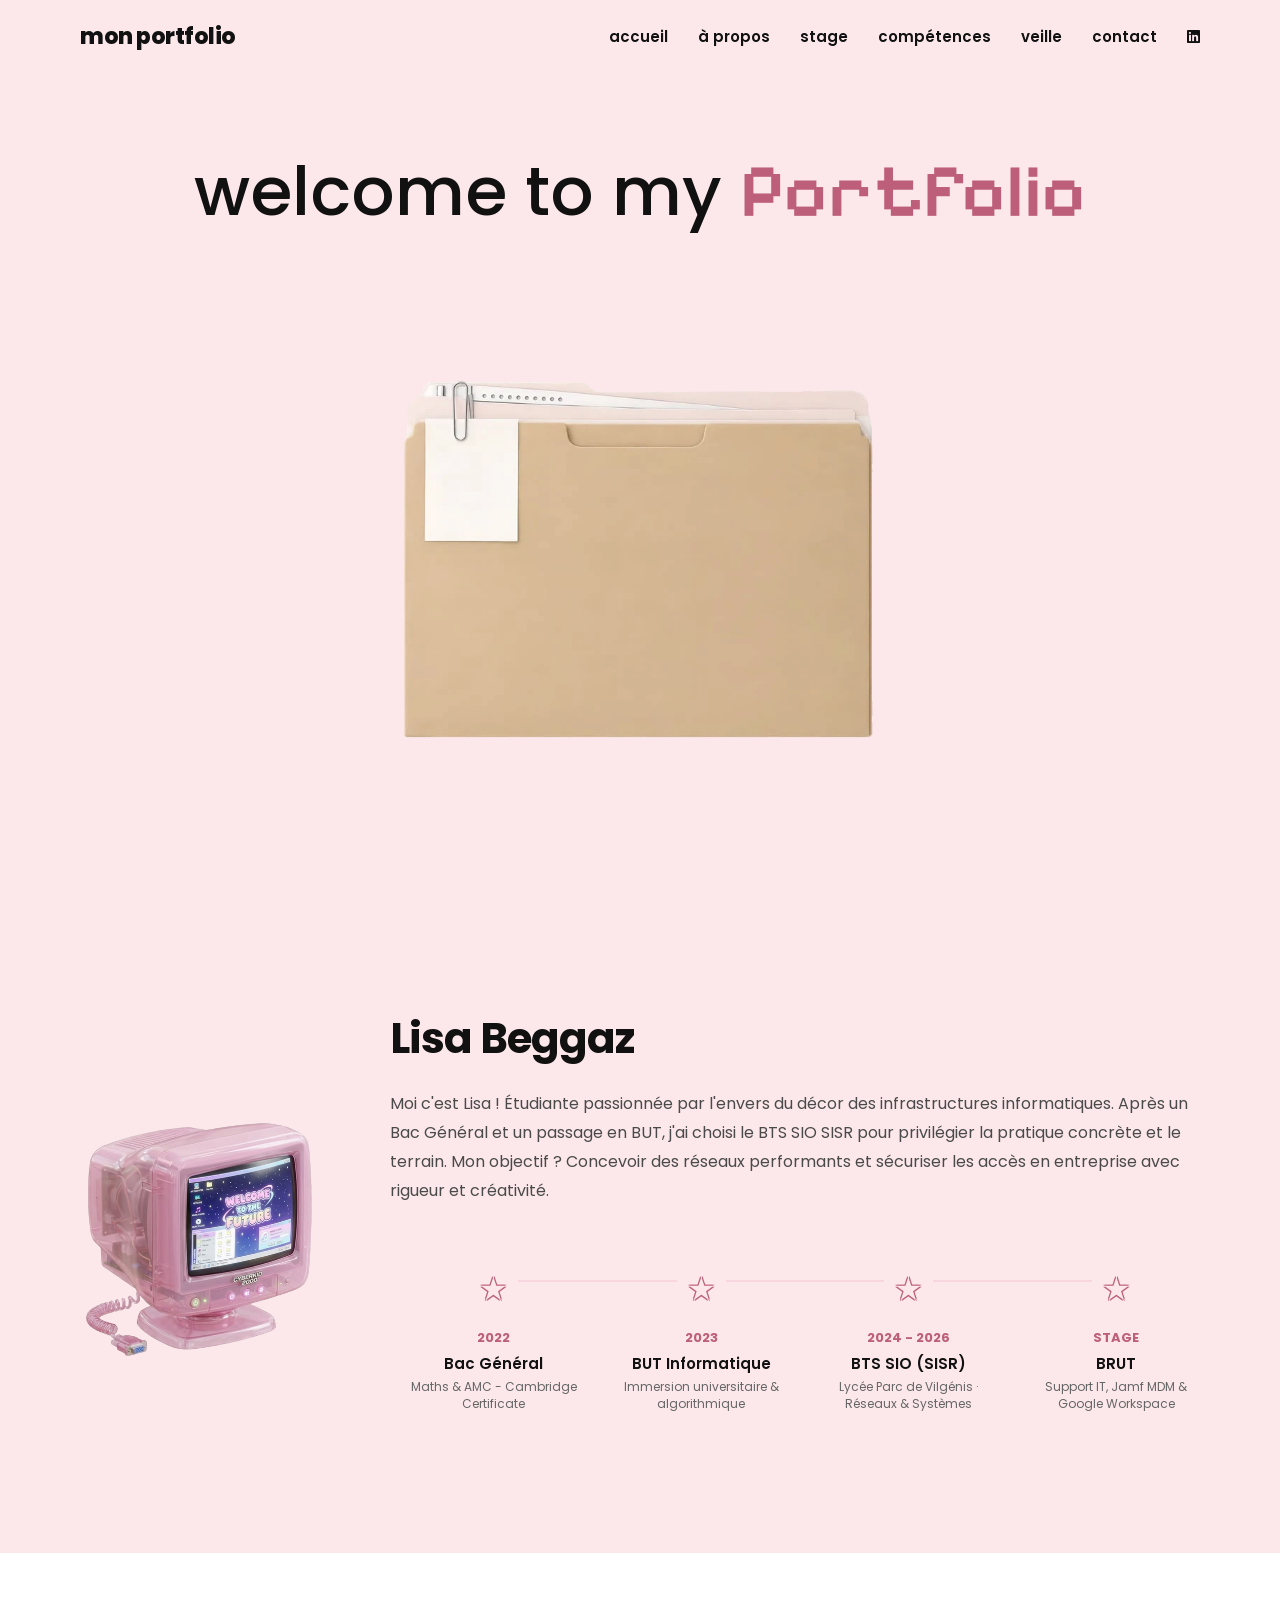
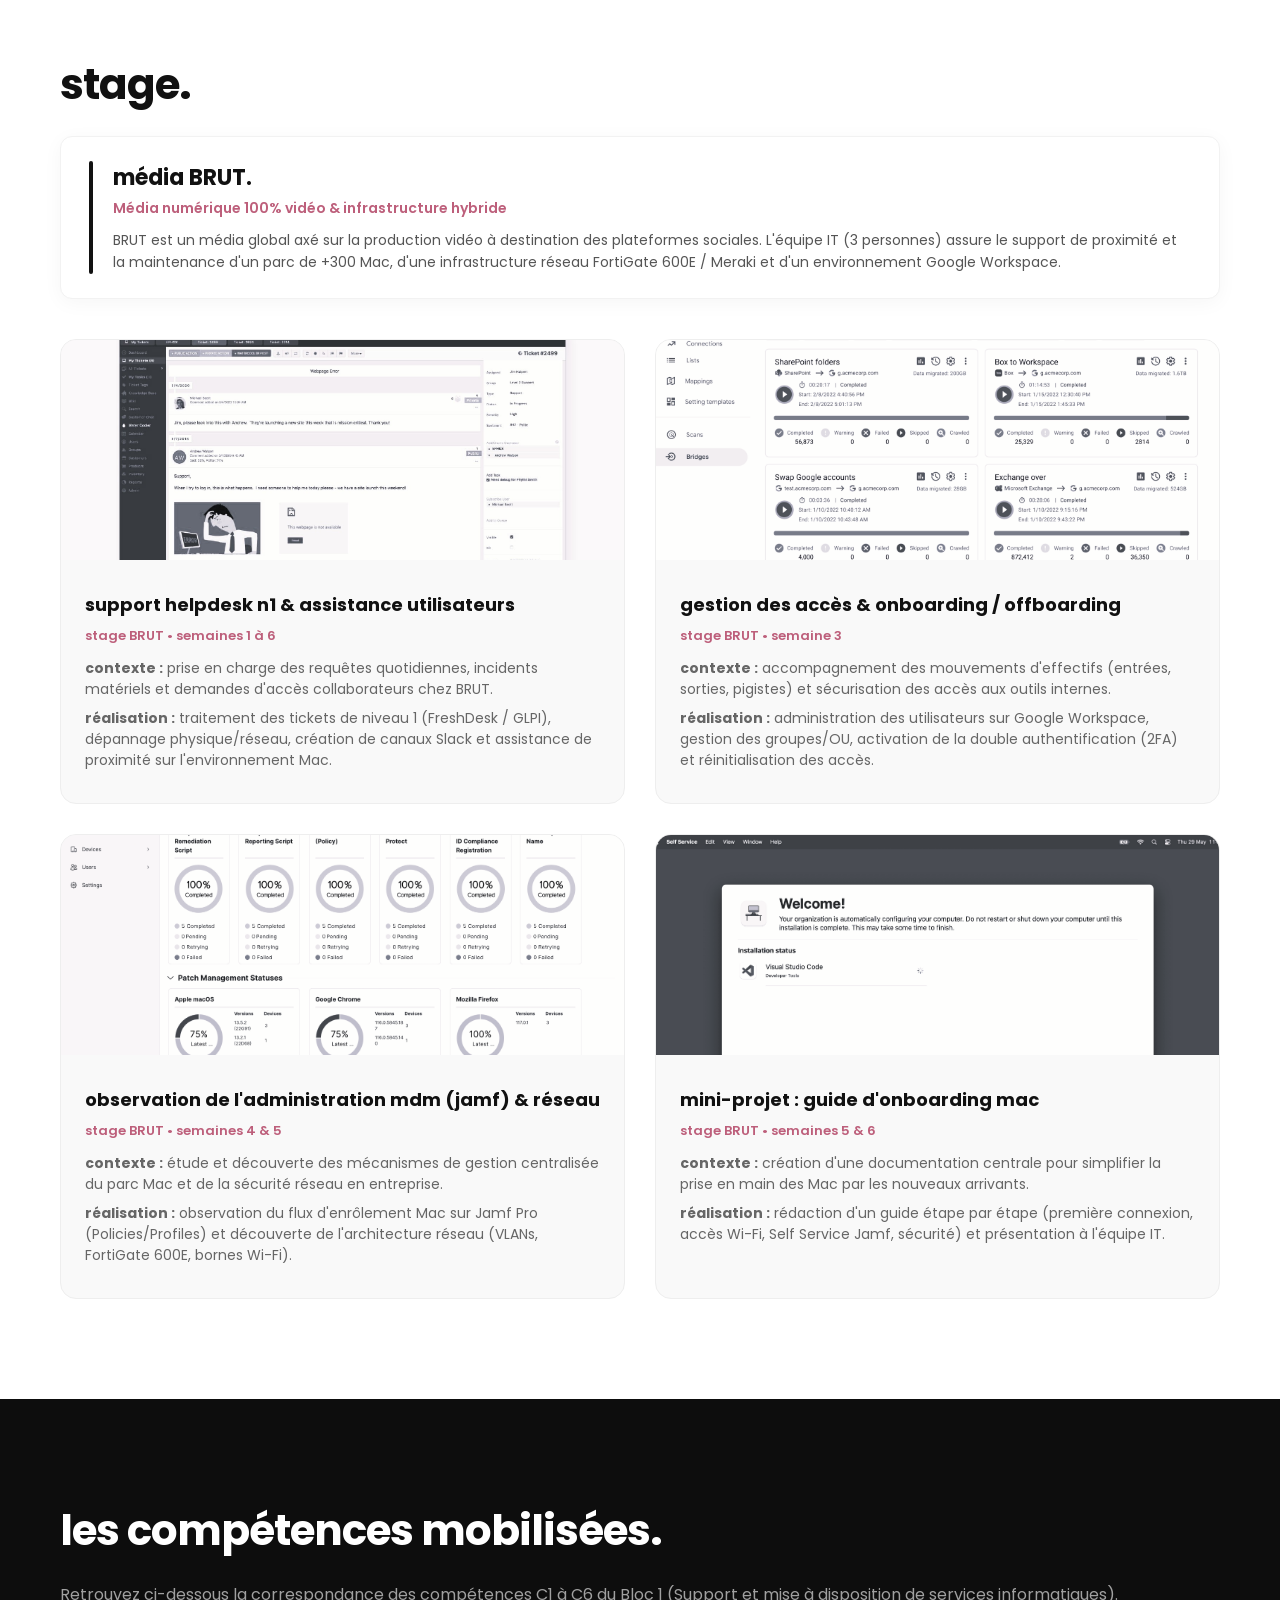
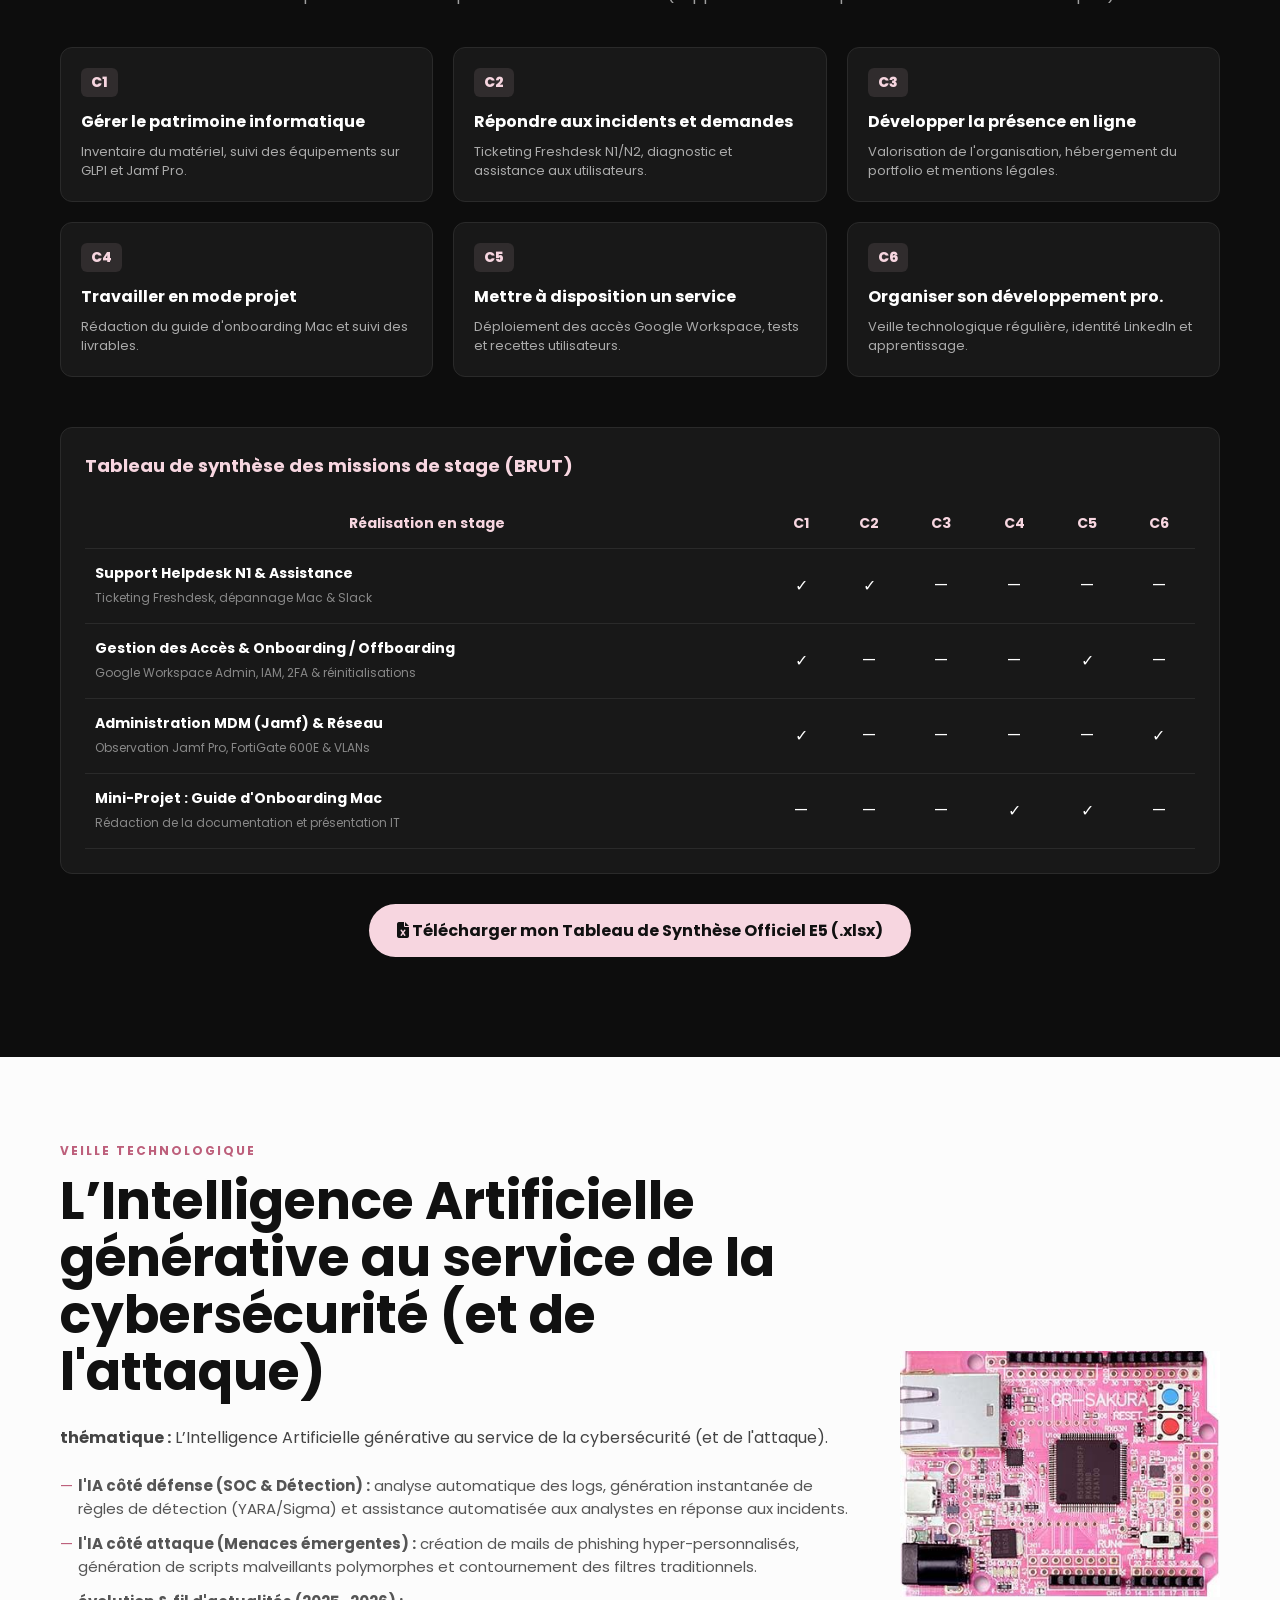
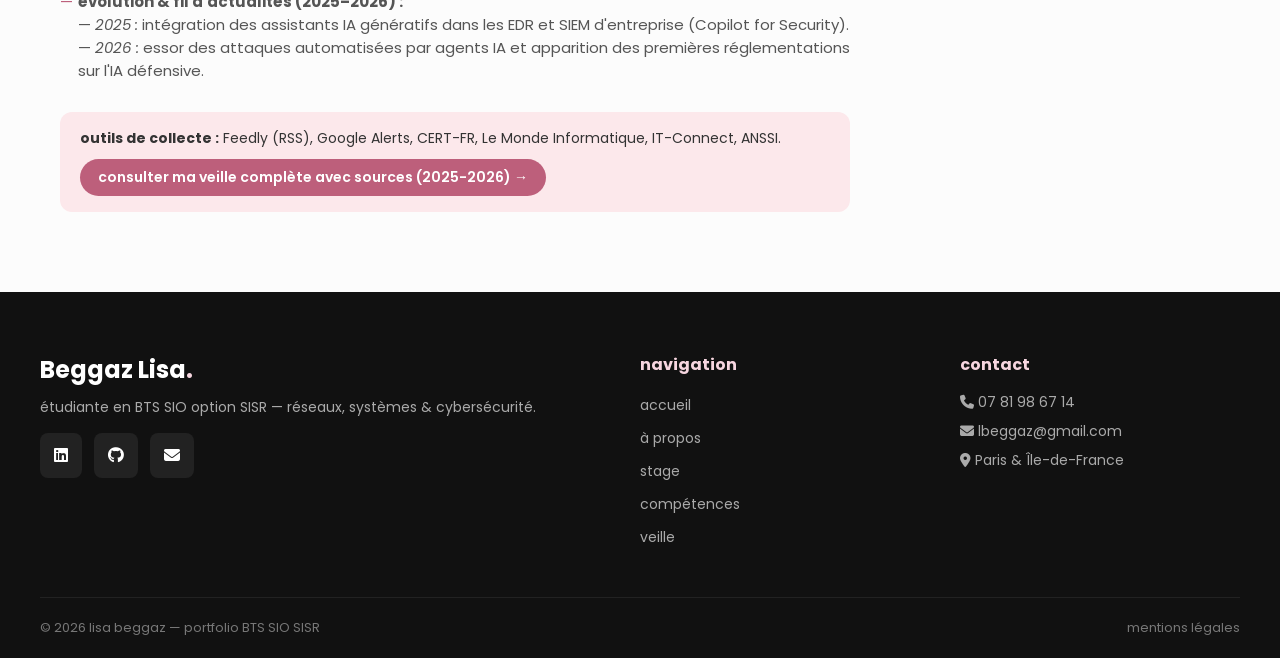
<file: index.html>
<!DOCTYPE html>
<html lang="fr">
<head>
    <meta charset="UTF-8">
    <meta name="viewport" content="width=device-width, initial-scale=1.0">
    <title>mon portfolio - lisa beggaz</title>
    
    <!-- FAVICON (Icône d'onglet) -->
    <link rel="icon" type="image/png" href="images/favicon.png">

    <!-- CSS & POLICES -->
    <link rel="stylesheet" href="style3.1.css">
    <link rel="stylesheet" href="https://cdnjs.cloudflare.com/ajax/libs/font-awesome/6.5.1/css/all.min.css">
    <link rel="preconnect" href="https://fonts.googleapis.com">
    <link rel="preconnect" href="https://fonts.gstatic.com" crossorigin>
    <!-- BALISE FAVICON POUR L'ICÔNE D'ONGLET DU NAVIGATEUR -->
    <link rel="icon" type="image/png" href="images/lotusbye.png">        
    <!-- IMPORT GOOGLE FONTS (Pixelify Sans + autres polices) -->
    <link href="https://fonts.googleapis.com/css2?family=Pixelify+Sans:wght@400..700&display=swap" rel="stylesheet">
    <link href="https://fonts.googleapis.com/css2?family=Cormorant+Garamond:ital,wght@1,400;1,600&family=Lexend:wght@600&family=Poppins:ital,wght@0,300;0,400;0,500;0,600;0,700;1,300&display=swap" rel="stylesheet">
    <link rel="stylesheet" href="https://cdn.cursors-4u.net/cursors/animated/boucing-pink-bow-tie-ribbon-da645d24-32.css">
</head>

<body>
    <!-- HEADER FIXE -->
    <header>
        <a href="#info" class="logo">mon portfolio</a>
        <nav>
            <ul class="nav-links" id="nav-links">
                <li><a href="#info">accueil</a></li>
                <li><a href="#about">à propos</a></li>
                <li><a href="#projets">stage</a></li>
                <li><a href="#e5">compétences</a></li>
                <li><a href="#veille">veille</a></li>
                <li><a href="#contact">contact</a></li>
                <li><a href="https://www.linkedin.com/in/lisa-beggaz/?isSelfProfile=true" target="_blank" aria-label="LinkedIn"><i class="fab fa-linkedin"></i></a></li>
            </ul>
        </nav>
    </header>

    <!-- SECTION HERO -->
    <section id="info" class="section hero">
        <div class="container hero-container">
            <h1 class="hero-title">welcome to my <span class="italic-accent">Portfolio</span></h1>
            <div class="hero-image-wrapper">
              <a href="#projets"><img src="images/pochette.png" alt="Dossier Portfolio" class="hero-folder-img"></a>
            </div>
        </div>
    </section>

    <!-- SECTION ABOUT ME -->
    <section id="about" class="section hero-about">
        <div class="container about-layout">
            <div class="about-image-side">
                <img src="images/pcpink2.png" alt="Image Ordinateur Pink" class="about-badge-img">
            </div>
            <div class="about-text-side">
                <h2 class="section-title">Lisa Beggaz</h2>
                <div class="about-content">
                    <p>Moi c'est Lisa ! Étudiante passionnée par l'envers du décor des infrastructures informatiques. Après un Bac Général et un passage en BUT, j'ai choisi le BTS SIO SISR pour privilégier la pratique concrète et le terrain. Mon objectif ? Concevoir des réseaux performants et sécuriser les accès en entreprise avec rigueur et créativité.</p>
                </div>

                <!-- PARCOURS CHRONOLOGIQUE HORIZONTAL -->
                <div class="timeline-horizontal">
                    <div class="timeline-line"></div>
                    
                    <div class="timeline-item">
                        <div class="timeline-star">★</div>
                        <div class="timeline-text">
                            <span class="year">2022</span>
                            <h4>Bac Général</h4>
                            <p>Maths & AMC - Cambridge Certificate</p>
                        </div>
                    </div>

                    <div class="timeline-item">
                        <div class="timeline-star">★</div>
                        <div class="timeline-text">
                            <span class="year">2023</span>
                            <h4>BUT Informatique</h4>
                            <p>Immersion universitaire & algorithmique</p>
                        </div>
                    </div>

                    <div class="timeline-item">
                        <div class="timeline-star">★</div>
                        <div class="timeline-text">
                            <span class="year">2024 - 2026</span>
                            <h4>BTS SIO (SISR)</h4>
                            <p>Lycée Parc de Vilgénis · Réseaux & Systèmes</p>
                        </div>
                    </div>

                    <div class="timeline-item">
                        <div class="timeline-star">★</div>
                        <div class="timeline-text">
                            <span class="year">STAGE</span>
                            <h4>BRUT</h4>
                            <p>Support IT, Jamf MDM & Google Workspace</p>
                        </div>
                    </div>
                </div>
            </div>
        </div>
    </section>

    <!-- SECTION STAGE -->
    <section id="projets" class="section projects">
        <div class="container">
            <h2 class="section-title">stage.</h2>
            
            <!-- BLOC PRÉSENTATION BRUT ÉPURÉ -->
            <div class="brut-presentation-card">
                <div class="brut-accent-line"></div>
                <div class="brut-card-body">
                    <h3>média BRUT.</h3>
                    <h4>Média numérique 100% vidéo & infrastructure hybride</h4>
                    <p>
                    BRUT est un média global axé sur la production vidéo à destination des plateformes sociales.
                    L'équipe IT (3 personnes) assure le support de proximité et la maintenance d'un parc de +300 Mac,
                    d'une infrastructure réseau FortiGate 600E / Meraki et d'un environnement Google Workspace.
                    </p>
                </div>
            </div>

            <div class="projects-grid">
                <!-- Carte Mission 1 -->
                <a href="projets/projet-details1.html" class="project-card-link">
                    <article class="project-card">
                        <div class="project-card-image-wrapper">
                        <img src="images/hepsek.jpg" alt="Aperçu Helpdesk">
                        <div class="card-info">
                            <h3>support helpdesk n1 & assistance utilisateurs</h3>
                            <p class="card-meta">stage BRUT • semaines 1 à 6</p>
                            <p class="card-desc"><strong>contexte :</strong> prise en charge des requêtes quotidiennes, incidents matériels et demandes d'accès collaborateurs chez BRUT.</p>
                            <p class="card-desc"><strong>réalisation :</strong> traitement des tickets de niveau 1 (FreshDesk / GLPI), dépannage physique/réseau, création de canaux Slack et assistance de proximité sur l'environnement Mac.</p>
                        </div>
                        </div>
                    </article>
                </a>

                <!-- Carte Mission 2 -->
                <a href="projets/projet-details2.html" class="project-card-link">
                    <article class="project-card">
                        <div class="project-card-image-wrapper">
                        <img src="images/google.png" alt="Aperçu Google Workspace">
                        <div class="card-info">
                            <h3>gestion des accès & onboarding / offboarding</h3>
                            <p class="card-meta">stage BRUT • semaine 3</p>
                            <p class="card-desc"><strong>contexte :</strong> accompagnement des mouvements d'effectifs (entrées, sorties, pigistes) et sécurisation des accès aux outils internes.</p>
                            <p class="card-desc"><strong>réalisation :</strong> administration des utilisateurs sur Google Workspace, gestion des groupes/OU, activation de la double authentification (2FA) et réinitialisation des accès.</p>
                        </div>
                        </div>
                    </article>
                </a>

                <!-- Carte Mission 3 -->
                <a href="projets/projet-details3.html" class="project-card-link">
                    <article class="project-card">
                        <div class="project-card-image-wrapper">
                        <img src="images/3.1.png" alt="Aperçu Jamf Pro">
                        <div class="card-info">
                            <h3>observation de l'administration mdm (jamf) & réseau</h3>
                            <p class="card-meta">stage BRUT • semaines 4 & 5</p>
                            <p class="card-desc"><strong>contexte :</strong> étude et découverte des mécanismes de gestion centralisée du parc Mac et de la sécurité réseau en entreprise.</p>
                            <p class="card-desc"><strong>réalisation :</strong> observation du flux d'enrôlement Mac sur Jamf Pro (Policies/Profiles) et découverte de l'architecture réseau (VLANs, FortiGate 600E, bornes Wi-Fi).</p>
                        </div>
                    </div>
                    </article>
                </a>

                <!-- Carte Mission 4 -->
                <a href="projets/projet-details4.html" class="project-card-link">
                    <article class="project-card">
                        <div class="project-card-image-wrapper">
                        <img src="images/4.1.png" alt="Aperçu Mini-Projet">
                        <div class="card-info">
                            <h3>mini-projet : guide d'onboarding mac</h3>
                            <p class="card-meta">stage BRUT • semaines 5 & 6</p>
                            <p class="card-desc"><strong>contexte :</strong> création d'une documentation centrale pour simplifier la prise en main des Mac par les nouveaux arrivants.</p>
                            <p class="card-desc"><strong>réalisation :</strong> rédaction d'un guide étape par étape (première connexion, accès Wi-Fi, Self Service Jamf, sécurité) et présentation à l'équipe IT.</p>
                        </div>
                    </div>
                    </article>
                </a>
            </div> 
        </div> 
    </section>

    <!-- SECTION COMPÉTENCES -->
    <section id="e5" class="section bts-sio">
        <div class="container">
            <h2 class="section-title dark-title">les compétences mobilisées.</h2>
            <p class="section-subtitle">Retrouvez ci-dessous la correspondance des compétences C1 à C6 du Bloc 1 (Support et mise à disposition de services informatiques).</p>

            <div class="skills-cards-grid">
                <div class="skill-mini-card">
                    <span class="skill-code">C1</span>
                    <h3>Gérer le patrimoine informatique</h3>
                    <p>Inventaire du matériel, suivi des équipements sur GLPI et Jamf Pro.</p>
                </div>

                <div class="skill-mini-card">
                    <span class="skill-code">C2</span>
                    <h3>Répondre aux incidents et demandes</h3>
                    <p>Ticketing Freshdesk N1/N2, diagnostic et assistance aux utilisateurs.</p>
                </div>

                <div class="skill-mini-card">
                    <span class="skill-code">C3</span>
                    <h3>Développer la présence en ligne</h3>
                    <p>Valorisation de l'organisation, hébergement du portfolio et mentions légales.</p>
                </div>

                <div class="skill-mini-card">
                    <span class="skill-code">C4</span>
                    <h3>Travailler en mode projet</h3>
                    <p>Rédaction du guide d'onboarding Mac et suivi des livrables.</p>
                </div>

                <div class="skill-mini-card">
                    <span class="skill-code">C5</span>
                    <h3>Mettre à disposition un service</h3>
                    <p>Déploiement des accès Google Workspace, tests et recettes utilisateurs.</p>
                </div>

                <div class="skill-mini-card">
                    <span class="skill-code">C6</span>
                    <h3>Organiser son développement pro.</h3>
                    <p>Veille technologique régulière, identité LinkedIn et apprentissage.</p>
                </div>
            </div>

            <!-- TABLEAU MATRIX C1 À C6 -->
            <div class="matrix-wrapper">
                <h3 class="matrix-title">Tableau de synthèse des missions de stage (BRUT)</h3>
                <table class="skills-matrix">
                    <thead>
                        <tr>
                            <th>Réalisation en stage</th>
                            <th>C1</th>
                            <th>C2</th>
                            <th>C3</th>
                            <th>C4</th>
                            <th>C5</th>
                            <th>C6</th>
                        </tr>
                    </thead>
                    <tbody>
                        <tr>
                            <td>
                                <strong>Support Helpdesk N1 & Assistance</strong>
                                <small>Ticketing Freshdesk, dépannage Mac & Slack</small>
                            </td>
                            <td>✓</td>
                            <td>✓</td>
                            <td>—</td>
                            <td>—</td>
                            <td>—</td>
                            <td>—</td>
                        </tr>
                        <tr>
                            <td>
                                <strong>Gestion des Accès & Onboarding / Offboarding</strong>
                                <small>Google Workspace Admin, IAM, 2FA & réinitialisations</small>
                            </td>
                            <td>✓</td>
                            <td>—</td>
                            <td>—</td>
                            <td>—</td>
                            <td>✓</td>
                            <td>—</td>
                        </tr>
                        <tr>
                            <td>
                                <strong>Administration MDM (Jamf) & Réseau</strong>
                                <small>Observation Jamf Pro, FortiGate 600E & VLANs</small>
                            </td>
                            <td>✓</td>
                            <td>—</td>
                            <td>—</td>
                            <td>—</td>
                            <td>—</td>
                            <td>✓</td>
                        </tr>
                        <tr>
                            <td>
                                <strong>Mini-Projet : Guide d'Onboarding Mac</strong>
                                <small>Rédaction de la documentation et présentation IT</small>
                            </td>
                            <td>—</td>
                            <td>—</td>
                            <td>—</td>
                            <td>✓</td>
                            <td>✓</td>
                            <td>—</td>
                        </tr>
                    </tbody>
                </table>
            </div>

            <div class="synthese-download-box">
                <a href="documents/Tableau-de-synthese-E5-Lisa-Beggaz.xlsx" class="btn-synthese-dl" download>
                    <i class="fas fa-file-excel"></i> Télécharger mon Tableau de Synthèse Officiel E5 (.xlsx)
                </a>
            </div>
        </div>
    </section>

    <!-- SECTION VEILLE TECHNOLOGIQUE -->
    <section id="veille" class="section veille-section">
        <div class="container">
            <div class="veille-layout">
                <div class="veille-text-side">
                    <span class="veille-badge">VEILLE TECHNOLOGIQUE</span>
                    <h2 class="veille-main-title"><strong>L’Intelligence Artificielle</strong> générative au service de la cybersécurité (et de l'attaque)</h2>
                    
                    <p class="veille-intro">
                        <strong>thématique :</strong> L’Intelligence Artificielle générative au service de la cybersécurité (et de l'attaque).
                    </p>

                    <ul class="veille-list">
                        <li>
                            <strong>l'IA côté défense (SOC & Détection) :</strong> analyse automatique des logs, génération instantanée de règles de détection (YARA/Sigma) et assistance automatisée aux analystes en réponse aux incidents.
                        </li>
                        <li>
                            <strong>l'IA côté attaque (Menaces émergentes) :</strong> création de mails de phishing hyper-personnalisés, génération de scripts malveillants polymorphes et contournement des filtres traditionnels.
                        </li>
                        <li>
                            <strong>évolution & fil d'actualités (2025–2026) :</strong>
                            <br>— <em>2025 :</em> intégration des assistants IA génératifs dans les EDR et SIEM d'entreprise (Copilot for Security).
                            <br>— <em>2026 :</em> essor des attaques automatisées par agents IA et apparition des premières réglementations sur l'IA défensive.
                        </li>
                    </ul>

                    <div class="veille-tools-box">
                        <p style="margin:0; margin-bottom: 10px;"><strong>outils de collecte :</strong> Feedly (RSS), Google Alerts, CERT-FR, Le Monde Informatique, IT-Connect, ANSSI.</p>
                        <a href="veille.html" class="btn-back-portfolio" style="margin: 0; background-color: #bd5f7b; color: #ffffff !important;">
                            Consulter ma veille complète avec sources (2025-2026) &rarr;
                        </a>
                    </div>
                </div>

                <div class="veille-graphic-side">
                    <img src="images/6.jpeg" alt="Bloc-notes de veille" class="veille-fiches-img">
                </div>
            </div>
        </div>
    </section>

    <!-- FOOTER -->
    <footer id="contact" class="site-footer">
        <div class="footer-container">
            <div class="footer-brand">
                <h3>Beggaz Lisa<span>.</span></h3>
                <p>étudiante en BTS SIO option SISR — réseaux, systèmes & cybersécurité.</p>
                <div class="social-links">
                    <a href="https://www.linkedin.com/in/lisa-beggaz/?isSelfProfile=true" target="_blank" aria-label="LinkedIn"><i class="fab fa-linkedin"></i></a>
                    <a href="https://github.com" target="_blank" aria-label="GitHub"><i class="fab fa-github"></i></a>
                    <a href="mailto:lbeggaz@gmail.com" aria-label="Email"><i class="fas fa-envelope"></i></a>
                </div>
            </div>

            <div class="footer-nav">
                <h4>navigation</h4>
                <ul>
                    <li><a href="#info">accueil</a></li>
                    <li><a href="#about">à propos</a></li>
                    <li><a href="#projets">stage</a></li>
                    <li><a href="#e5">compétences</a></li>
                    <li><a href="#veille">veille</a></li>
                </ul>
            </div>

            <div class="footer-contact">
                <h4>contact</h4>
                <p><i class="fas fa-phone"></i> 07 81 98 67 14</p>
                <p><i class="fas fa-envelope"></i> lbeggaz@gmail.com</p>
                <p><i class="fas fa-map-marker-alt"></i> Paris & Île-de-France</p>
            </div>
        </div>

        <div class="footer-bottom">
            <p>© 2026 lisa beggaz — portfolio BTS SIO SISR</p>
            <a href="mentions-legales.html" class="legal-link">mentions légales</a>
        </div>
    </footer>
</body>
</html>
</file>
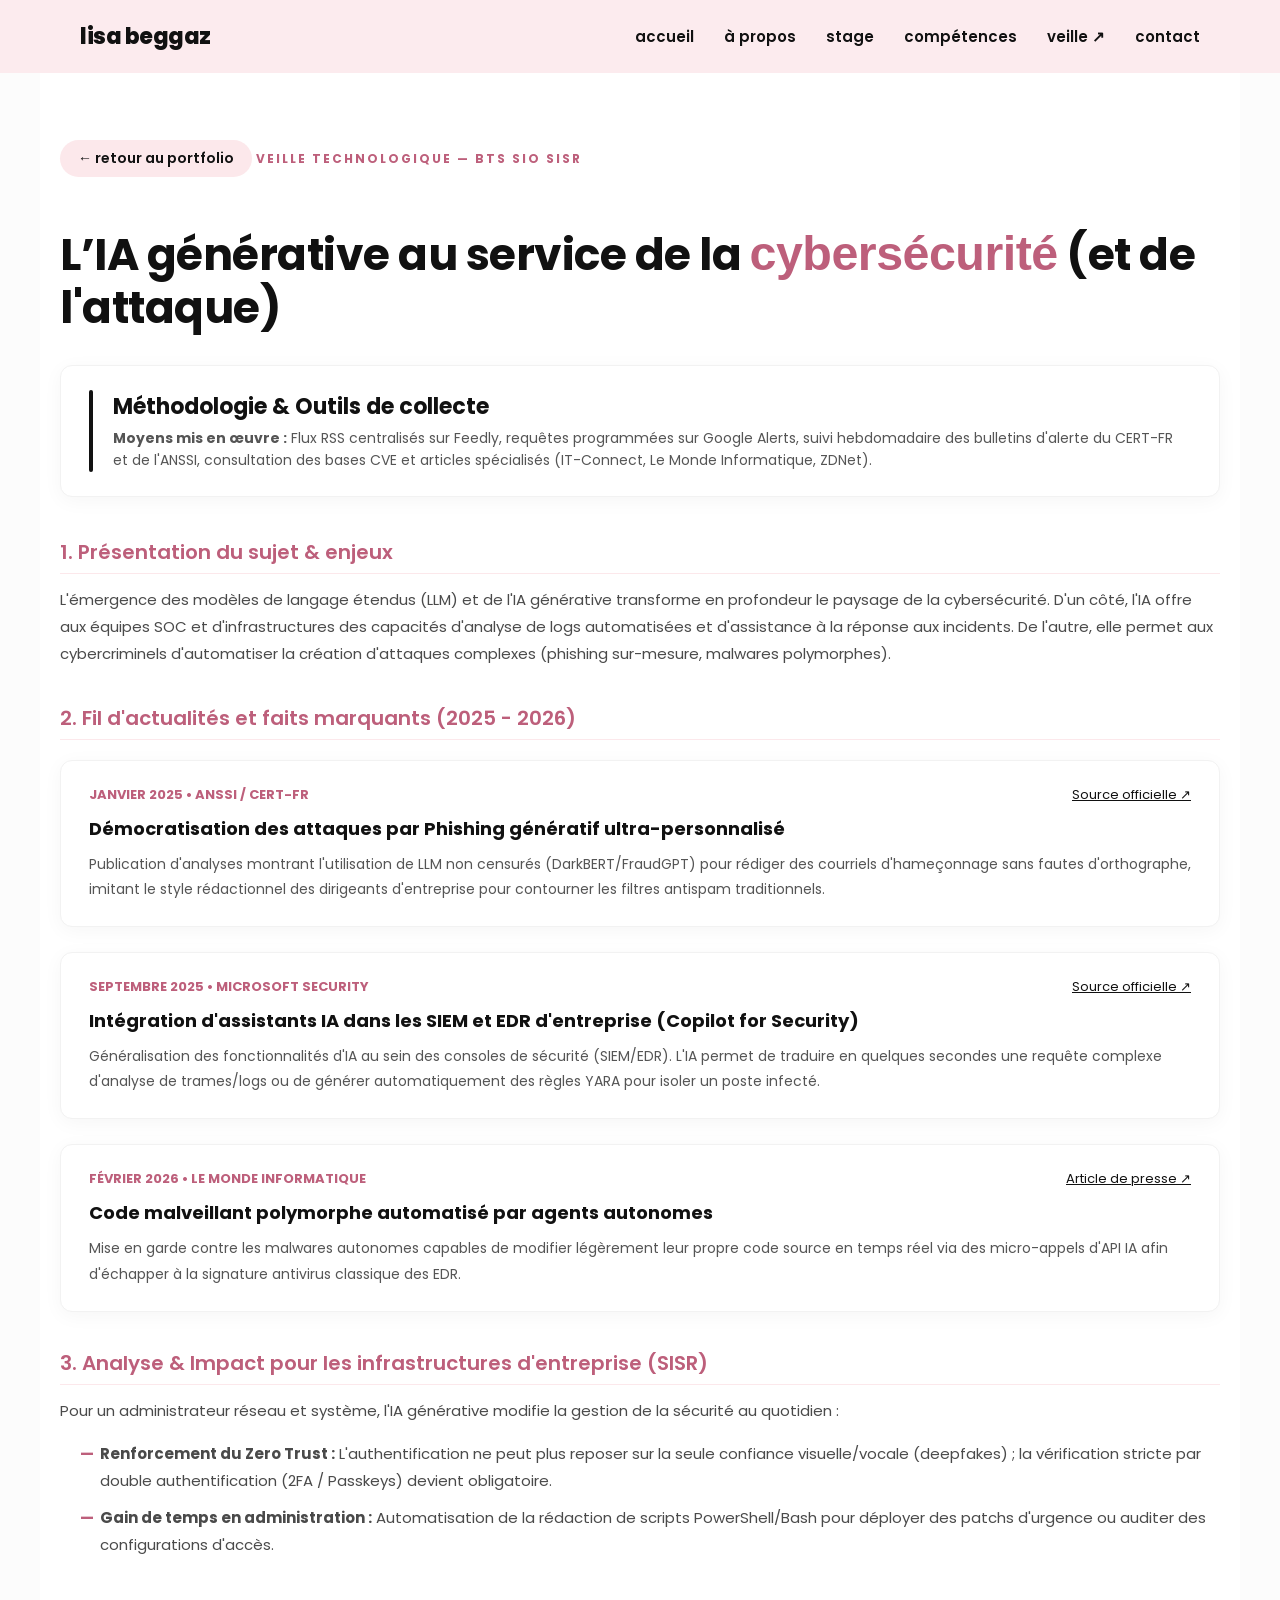
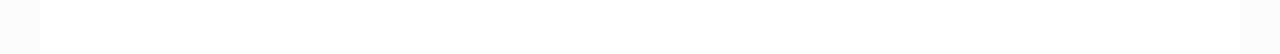
<file: veille.html>
<!DOCTYPE html>
<html lang="fr">
<head>
    <meta charset="UTF-8">
    <meta name="viewport" content="width=device-width, initial-scale=1.0">
    <title>Veille Technologique — Lisa Beggaz</title>
    <link rel="stylesheet" href="style3.1.css">
    <link rel="icon" type="image/png" href="images/lotusbye.png">
    <link rel="stylesheet" href="https://cdnjs.cloudflare.com/ajax/libs/font-awesome/6.5.1/css/all.min.css">
    <link href="https://fonts.googleapis.com/css2?family=Cormorant+Garamond:ital,wght@1,400;1,600&family=Poppins:ital,wght@0,300;0,400;0,500;0,600;0,700&display=swap" rel="stylesheet">
</head>
<body style="background-color: #fcfcfc;">

    <!-- HEADER FIXE -->
    <header>
        <a href="index.html#info" class="logo">lisa beggaz</a>
        <nav>
            <ul class="nav-links">
                <li><a href="index.html#info">accueil</a></li>
                <li><a href="index.html#about">à propos</a></li>
                <li><a href="index.html#projets">stage</a></li>
                <li><a href="index.html#e5">compétences</a></li>
                <li><a href="veille.html" class="active">veille ↗</a></li>
                <li><a href="index.html#contact">contact</a></li>
            </ul>
        </nav>
    </header>

    <!-- MAIN CONTENT VEILLE -->
    <main class="section project-detail-page container" style="padding-top: 140px;">
        <a href="index.html#veille" class="btn-back-portfolio">&larr; retour au portfolio</a>

        <span class="veille-badge">VEILLE TECHNOLOGIQUE — BTS SIO SISR</span>
        <h1 style="font-size: 44px; margin: 15px 0 30px 0;">L’IA générative au service de la <span class="italic-accent">cybersécurité</span> (et de l'attaque)</h1>

        <!-- CADRE METHODOLOGIE -->
        <div class="brut-presentation-card" style="margin-bottom: 40px;">
            <div class="brut-accent-line"></div>
            <div class="brut-card-body">
                <h3>Méthodologie & Outils de collecte</h3>
                <p><strong>Moyens mis en œuvre :</strong> Flux RSS centralisés sur Feedly, requêtes programmées sur Google Alerts, suivi hebdomadaire des bulletins d'alerte du CERT-FR et de l'ANSSI, consultation des bases CVE et articles spécialisés (IT-Connect, Le Monde Informatique, ZDNet).</p>
            </div>
        </div>

        <h2>1. Présentation du sujet & enjeux</h2>
        <p>
            L'émergence des modèles de langage étendus (LLM) et de l'IA générative transforme en profondeur le paysage de la cybersécurité. D'un côté, l'IA offre aux équipes SOC et d'infrastructures des capacités d'analyse de logs automatisées et d'assistance à la réponse aux incidents. De l'autre, elle permet aux cybercriminels d'automatiser la création d'attaques complexes (phishing sur-mesure, malwares polymorphes).
        </p>

        <h2>2. Fil d'actualités et faits marquants (2025 - 2026)</h2>

        <!-- ARTICLE 1 -->
        <article class="brut-presentation-card" style="flex-direction: column; gap: 10px; margin-bottom: 25px;">
            <div style="display: flex; justify-content: space-between; align-items: center;">
                <span style="font-size: 13px; font-weight: 700; color: #bd5f7b;">JANVIER 2025 • ANSSI / CERT-FR</span>
                <a href="https://www.cert.ssi.gouv.fr" target="_blank" style="font-size: 13px; color: #111;">Source officielle ↗</a>
            </div>
            <h3 style="font-size: 18px; margin: 0;">Démocratisation des attaques par Phishing génératif ultra-personnalisé</h3>
            <p style="font-size: 14px; color: #555;">
                Publication d'analyses montrant l'utilisation de LLM non censurés (DarkBERT/FraudGPT) pour rédiger des courriels d'hameçonnage sans fautes d'orthographe, imitant le style rédactionnel des dirigeants d'entreprise pour contourner les filtres antispam traditionnels.
            </p>
        </article>

        <!-- ARTICLE 2 -->
        <article class="brut-presentation-card" style="flex-direction: column; gap: 10px; margin-bottom: 25px;">
            <div style="display: flex; justify-content: space-between; align-items: center;">
                <span style="font-size: 13px; font-weight: 700; color: #bd5f7b;">SEPTEMBRE 2025 • MICROSOFT SECURITY</span>
                <a href="https://www.microsoft.com/security" target="_blank" style="font-size: 13px; color: #111;">Source officielle ↗</a>
            </div>
            <h3 style="font-size: 18px; margin: 0;">Intégration d'assistants IA dans les SIEM et EDR d'entreprise (Copilot for Security)</h3>
            <p style="font-size: 14px; color: #555;">
                Généralisation des fonctionnalités d'IA au sein des consoles de sécurité (SIEM/EDR). L'IA permet de traduire en quelques secondes une requête complexe d'analyse de trames/logs ou de générer automatiquement des règles YARA pour isoler un poste infecté.
            </p>
        </article>

        <!-- ARTICLE 3 -->
        <article class="brut-presentation-card" style="flex-direction: column; gap: 10px; margin-bottom: 25px;">
            <div style="display: flex; justify-content: space-between; align-items: center;">
                <span style="font-size: 13px; font-weight: 700; color: #bd5f7b;">FÉVRIER 2026 • LE MONDE INFORMATIQUE</span>
                <a href="https://www.lemondeinformatique.fr" target="_blank" style="font-size: 13px; color: #111;">Article de presse ↗</a>
            </div>
            <h3 style="font-size: 18px; margin: 0;">Code malveillant polymorphe automatisé par agents autonomes</h3>
            <p style="font-size: 14px; color: #555;">
                Mise en garde contre les malwares autonomes capables de modifier légèrement leur propre code source en temps réel via des micro-appels d'API IA afin d'échapper à la signature antivirus classique des EDR.
            </p>
        </article>

        <h2>3. Analyse & Impact pour les infrastructures d'entreprise (SISR)</h2>
        <p>
            Pour un administrateur réseau et système, l'IA générative modifie la gestion de la sécurité au quotidien :
        </p>
        <ul style="padding-left: 20px; line-height: 1.8; color: #444;">
            <li><strong>Renforcement du Zero Trust :</strong> L'authentification ne peut plus reposer sur la seule confiance visuelle/vocale (deepfakes) ; la vérification stricte par double authentification (2FA / Passkeys) devient obligatoire.</li>
            <li><strong>Gain de temps en administration :</strong> Automatisation de la rédaction de scripts PowerShell/Bash pour déployer des patchs d'urgence ou auditer des configurations d'accès.</li>
        </ul>
    </main>

</body>
</html>
</file>
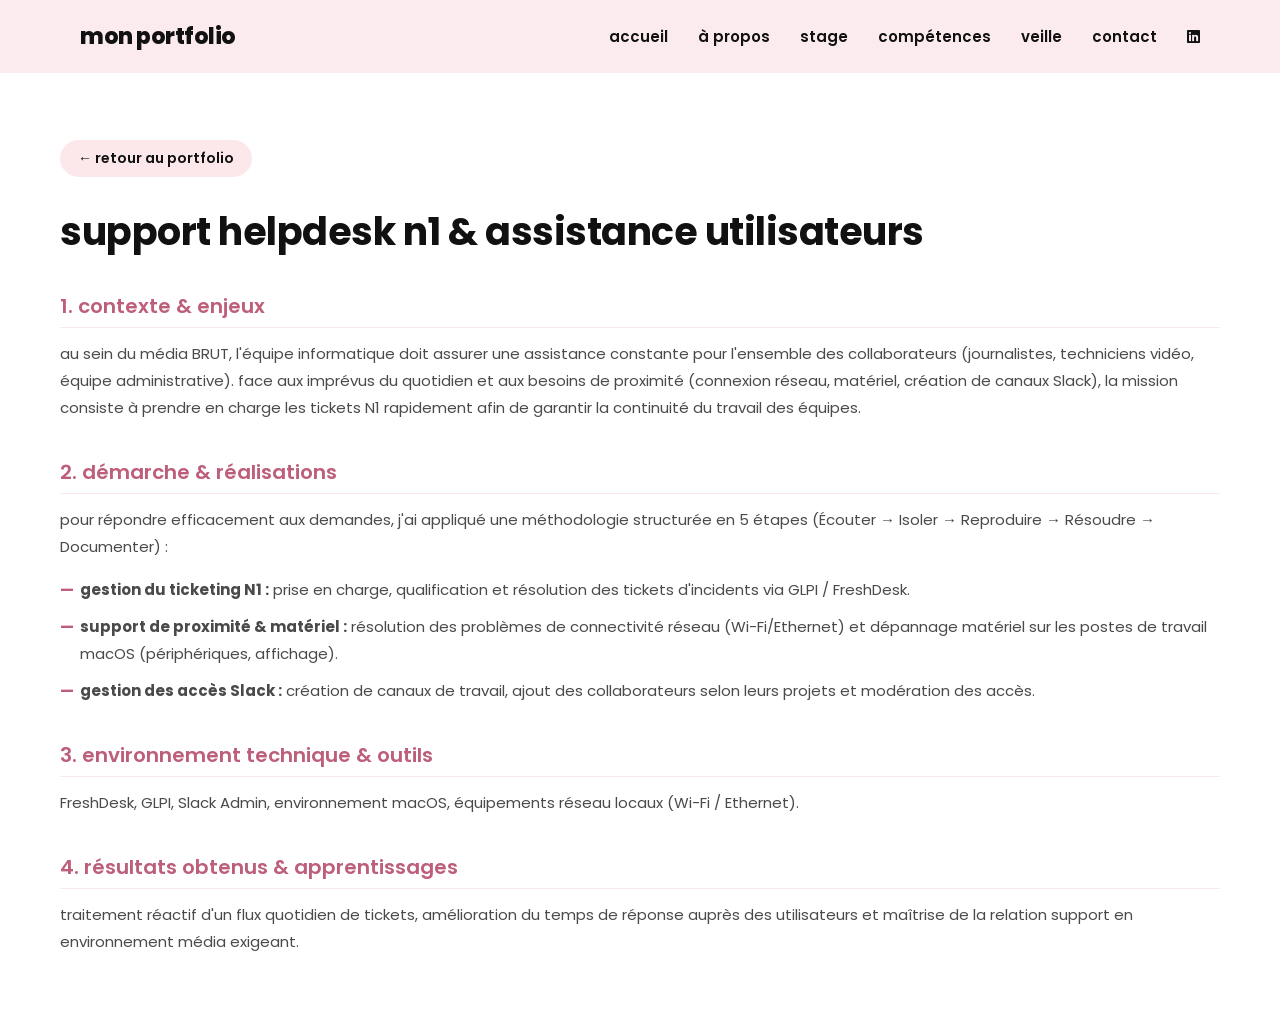
<file: projets/projet-details1.html>
<!DOCTYPE html>
<html lang="fr">
<head>
  <meta charset="UTF-8">
  <meta name="viewport" content="width=device-width, initial-scale=1.0">
  <title>détails du projet — support helpdesk n1 & assistance utilisateurs</title>
  <link rel="stylesheet" href="../style3.1.css">
  <link rel="stylesheet" href="https://cdnjs.cloudflare.com/ajax/libs/font-awesome/6.5.1/css/all.min.css">
  <link rel="preconnect" href="https://fonts.googleapis.com">
  <link rel="preconnect" href="https://fonts.gstatic.com" crossorigin>
  <link href="https://fonts.googleapis.com/css2?family=Cormorant+Garamond:ital,wght@1,400;1,600&family=Poppins:ital,wght@0,300;0,400;0,500;0,600;0,700;1,300&display=swap" rel="stylesheet">
</head>
<body>
  <!-- HEADER FIXE -->
  <header>
    <a href="../index.html#info" class="logo">mon portfolio</a>
    <nav>
      <ul class="nav-links" id="nav-links">
        <li><a href="../index.html#info">accueil</a></li>
        <li><a href="../index.html#about">à propos</a></li>
        <li><a href="../index.html#projets">stage</a></li>
        <li><a href="../index.html#e5">compétences</a></li>
        <li><a href="../index.html#veille">veille</a></li>
        <li><a href="../index.html#contact">contact</a></li>
        <li><a href="https://linkedin.com" target="_blank" aria-label="LinkedIn"><i class="fab fa-linkedin"></i></a></li>
      </ul>
    </nav>
  </header>

  <!-- CONTENU PROJET HABILLÉ -->
  <main class="section project-detail-page">
    <div class="container">
      <a href="../index.html#projets" class="btn-back-portfolio">&larr; retour au portfolio</a>

      <h1>support helpdesk n1 & assistance utilisateurs</h1>

      <h2>1. contexte & enjeux</h2>
      <p>
        au sein du média BRUT, l'équipe informatique doit assurer une assistance constante pour l'ensemble des collaborateurs (journalistes, techniciens vidéo, équipe administrative). face aux imprévus du quotidien et aux besoins de proximité (connexion réseau, matériel, création de canaux Slack), la mission consiste à prendre en charge les tickets N1 rapidement afin de garantir la continuité du travail des équipes.
      </p>

      <h2>2. démarche & réalisations</h2>
      <p>
        pour répondre efficacement aux demandes, j'ai appliqué une méthodologie structurée en 5 étapes (Écouter &rarr; Isoler &rarr; Reproduire &rarr; Résoudre &rarr; Documenter) :
      </p>
      <ul>
        <li><strong>gestion du ticketing N1 :</strong> prise en charge, qualification et résolution des tickets d'incidents via GLPI / FreshDesk.</li>
        <li><strong>support de proximité & matériel :</strong> résolution des problèmes de connectivité réseau (Wi-Fi/Ethernet) et dépannage matériel sur les postes de travail macOS (périphériques, affichage).</li>
        <li><strong>gestion des accès Slack :</strong> création de canaux de travail, ajout des collaborateurs selon leurs projets et modération des accès.</li>
      </ul>

      <h2>3. environnement technique & outils</h2>
      <p>
        FreshDesk, GLPI, Slack Admin, environnement macOS, équipements réseau locaux (Wi-Fi / Ethernet).
      </p>

      <h2>4. résultats obtenus & apprentissages</h2>
      <p>
        traitement réactif d'un flux quotidien de tickets, amélioration du temps de réponse auprès des utilisateurs et maîtrise de la relation support en environnement média exigeant.
      </p>
    </div>
  </main>
</body>
</html>
</file>
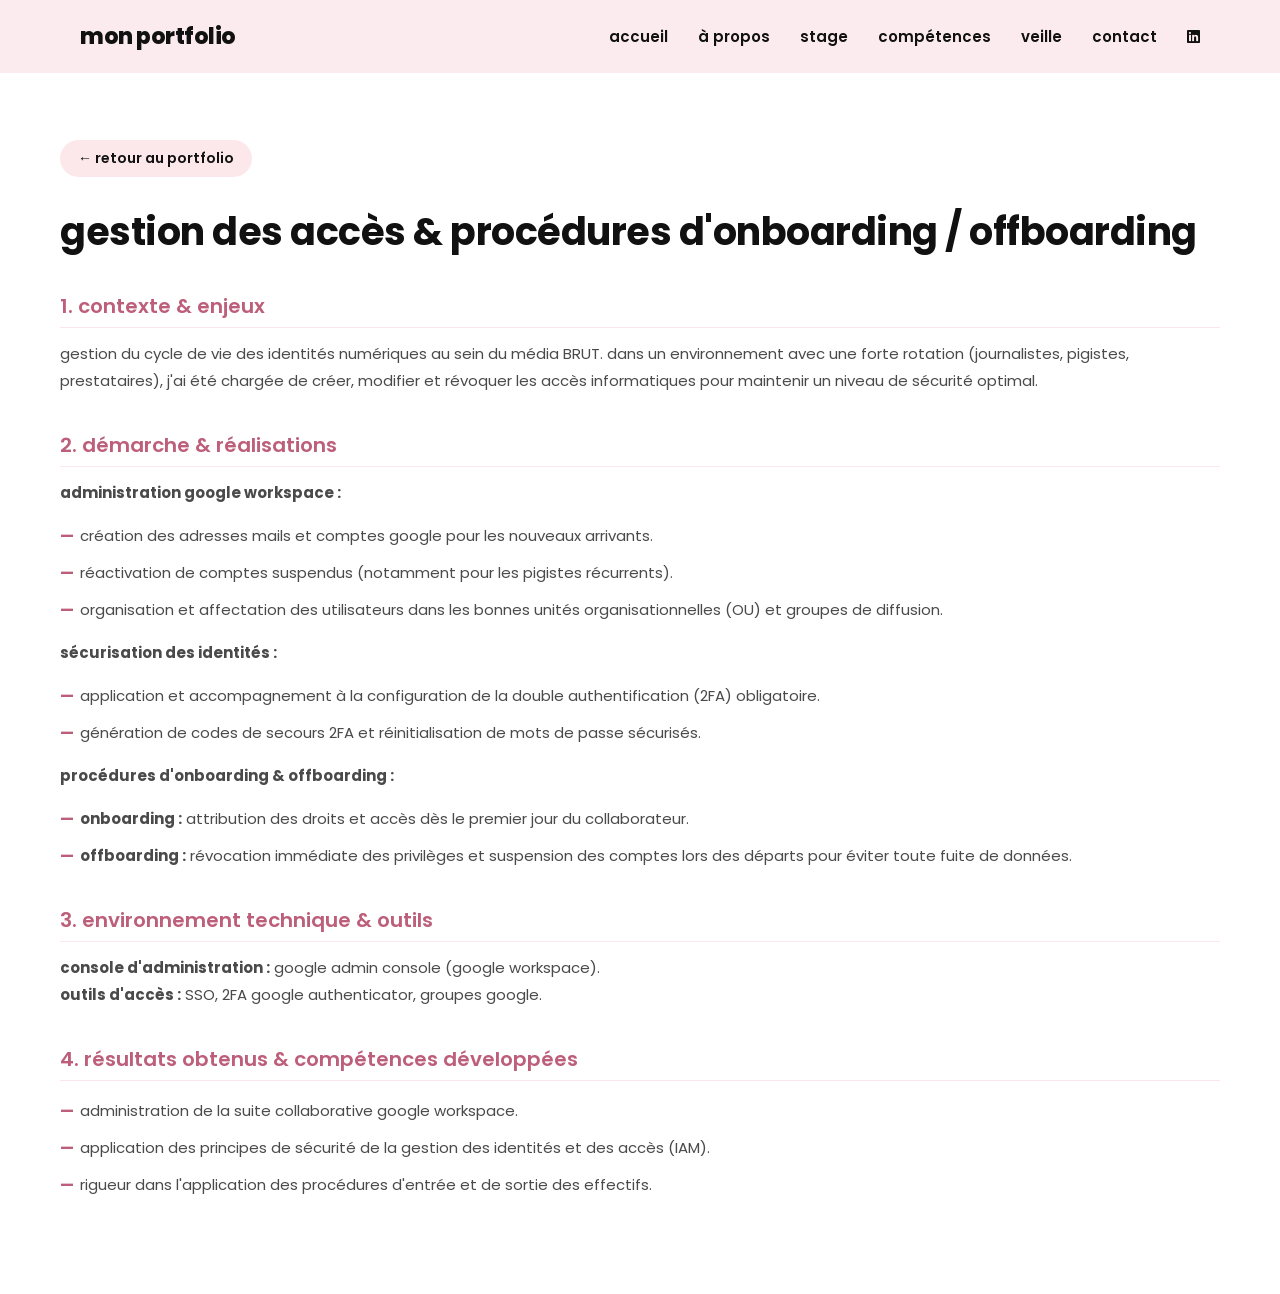
<file: projets/projet-details2.html>
<!DOCTYPE html>
<html lang="fr">
<head>
  <meta charset="UTF-8">
  <meta name="viewport" content="width=device-width, initial-scale=1.0">
  <title>détails du projet — gestion des accès & onboarding / offboarding</title>
  <link rel="stylesheet" href="../style3.1.css">
  <link rel="stylesheet" href="https://cdnjs.cloudflare.com/ajax/libs/font-awesome/6.5.1/css/all.min.css">
  <link rel="preconnect" href="https://fonts.googleapis.com">
  <link rel="preconnect" href="https://fonts.gstatic.com" crossorigin>
  <link href="https://fonts.googleapis.com/css2?family=Cormorant+Garamond:ital,wght@1,400;1,600&family=Poppins:ital,wght@0,300;0,400;0,500;0,600;0,700;1,300&display=swap" rel="stylesheet">
</head>
<body>
  <!-- HEADER FIXE -->
  <header>
    <a href="../home-3.html#info" class="logo">mon portfolio</a>
    <nav>
      <ul class="nav-links" id="nav-links">
         <li><a href="../index.html#info">accueil</a></li>
        <li><a href="../index.html#about">à propos</a></li>
        <li><a href="../index.html#projets">stage</a></li>
        <li><a href="../index.html#e5">compétences</a></li>
        <li><a href="../index.html#veille">veille</a></li>
        <li><a href="../index.html#contact">contact</a></li>
        <li><a href="https://linkedin.com" target="_blank" aria-label="LinkedIn"><i class="fab fa-linkedin"></i></a></li>
      </ul>
    </nav>
  </header>

  <!-- CONTENU PROJET DETAILLE -->
  <main class="section project-detail-page">
    <div class="container">
      <a href="../index.html#projets" class="btn-back-portfolio">&larr; retour au portfolio</a>

      <h1>gestion des accès & procédures d'onboarding / offboarding</h1>

      <h2>1. contexte & enjeux</h2>
      <p>
        gestion du cycle de vie des identités numériques au sein du média BRUT. dans un environnement avec une forte rotation (journalistes, pigistes, prestataires), j'ai été chargée de créer, modifier et révoquer les accès informatiques pour maintenir un niveau de sécurité optimal.
      </p>

      <h2>2. démarche & réalisations</h2>
      <p>
        <strong>administration google workspace :</strong>
      </p>
      <ul>
        <li>création des adresses mails et comptes google pour les nouveaux arrivants.</li>
        <li>réactivation de comptes suspendus (notamment pour les pigistes récurrents).</li>
        <li>organisation et affectation des utilisateurs dans les bonnes unités organisationnelles (OU) et groupes de diffusion.</li>
      </ul>

      <p>
        <strong>sécurisation des identités :</strong>
      </p>
      <ul>
        <li>application et accompagnement à la configuration de la double authentification (2FA) obligatoire.</li>
        <li>génération de codes de secours 2FA et réinitialisation de mots de passe sécurisés.</li>
      </ul>

      <p>
        <strong>procédures d'onboarding & offboarding :</strong>
      </p>
      <ul>
        <li><strong>onboarding :</strong> attribution des droits et accès dès le premier jour du collaborateur.</li>
        <li><strong>offboarding :</strong> révocation immédiate des privilèges et suspension des comptes lors des départs pour éviter toute fuite de données.</li>
      </ul>

      <h2>3. environnement technique & outils</h2>
      <p>
        <strong>console d'administration :</strong> google admin console (google workspace).<br>
        <strong>outils d'accès :</strong> SSO, 2FA google authenticator, groupes google.
      </p>

      <h2>4. résultats obtenus & compétences développées</h2>
      <ul>
        <li>administration de la suite collaborative google workspace.</li>
        <li>application des principes de sécurité de la gestion des identités et des accès (IAM).</li>
        <li>rigueur dans l'application des procédures d'entrée et de sortie des effectifs.</li>
      </ul>
    </div>
  </main>
</body>
</html>
</file>
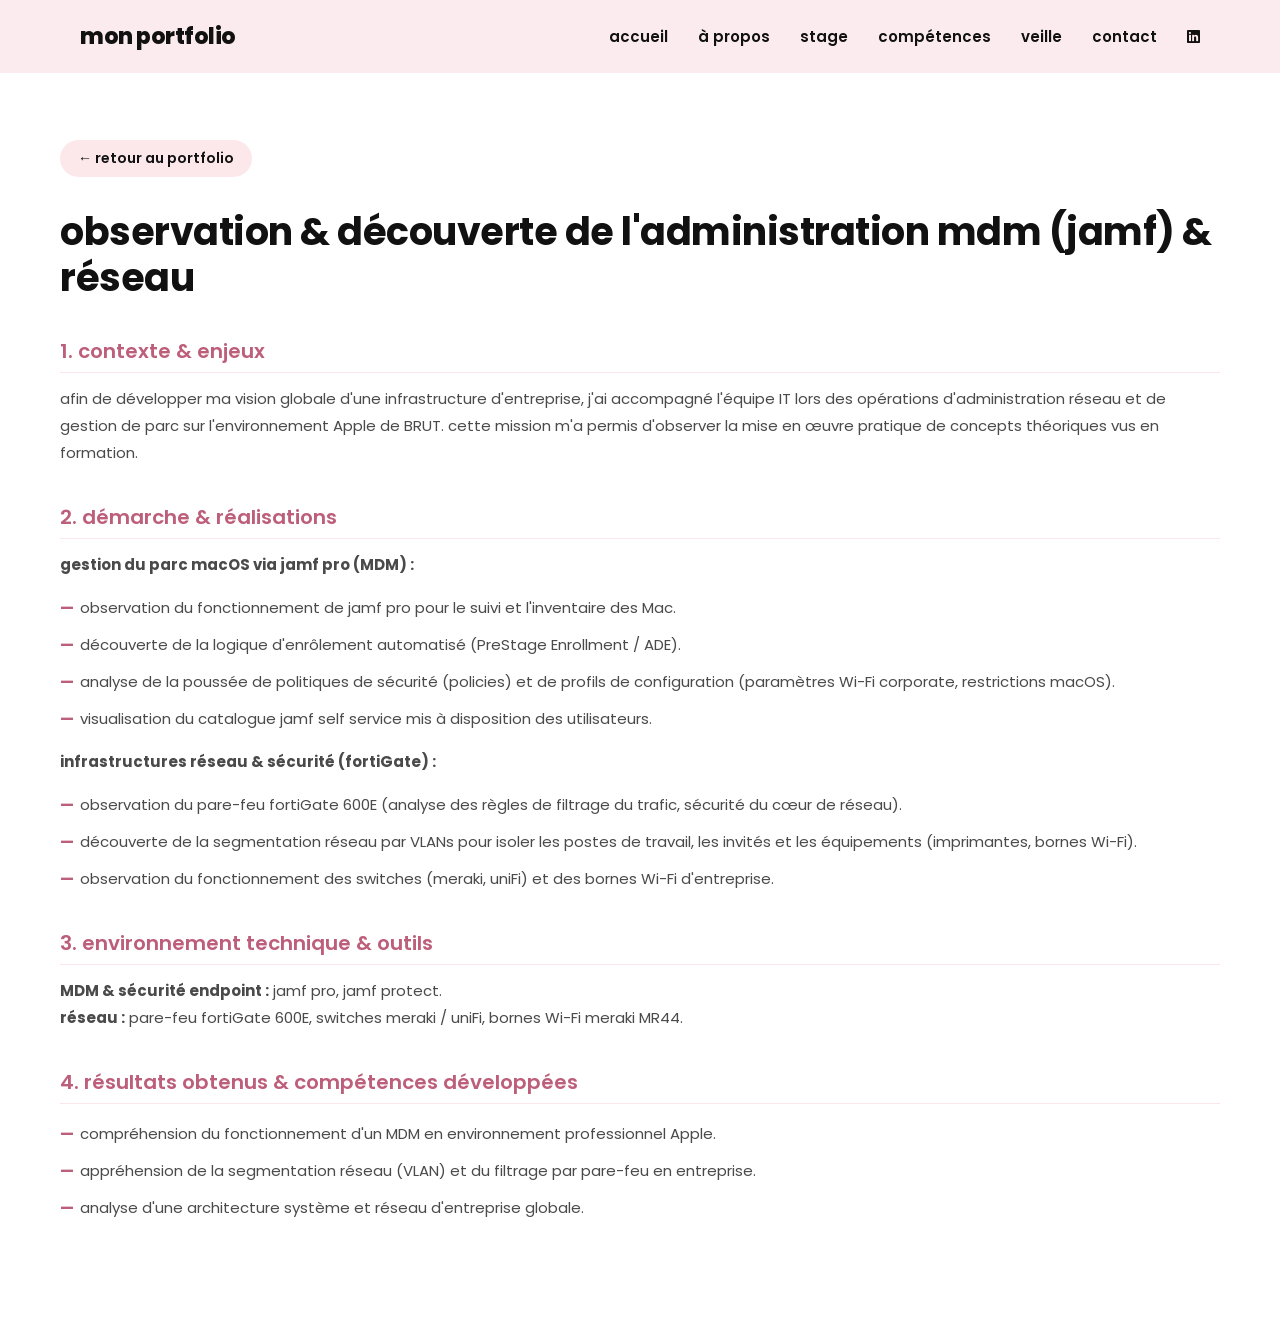
<file: projets/projet-details3.html>
<!DOCTYPE html>
<html lang="fr">
<head>
  <meta charset="UTF-8">
  <meta name="viewport" content="width=device-width, initial-scale=1.0">
  <title>détails du projet — administration mdm (jamf) & réseau</title>
  <link rel="stylesheet" href="../style3.1.css">
  <link rel="stylesheet" href="https://cdnjs.cloudflare.com/ajax/libs/font-awesome/6.5.1/css/all.min.css">
  <link rel="preconnect" href="https://fonts.googleapis.com">
  <link rel="preconnect" href="https://fonts.gstatic.com" crossorigin>
  <link href="https://fonts.googleapis.com/css2?family=Cormorant+Garamond:ital,wght@1,400;1,600&family=Poppins:ital,wght@0,300;0,400;0,500;0,600;0,700;1,300&display=swap" rel="stylesheet">
</head>
<body>
  <!-- HEADER FIXE -->
  <header>
    <a href="../home-3.html#info" class="logo">mon portfolio</a>
    <nav>
      <ul class="nav-links" id="nav-links">
        <li><a href="../index.html#info">accueil</a></li>
        <li><a href="../index.html#about">à propos</a></li>
        <li><a href="../index.html#projets">stage</a></li>
        <li><a href="../index.html#e5">compétences</a></li>
        <li><a href="../index.html#veille">veille</a></li>
        <li><a href="../index.html#contact">contact</a></li>
        <li><a href="https://linkedin.com" target="_blank" aria-label="LinkedIn"><i class="fab fa-linkedin"></i></a></li>
      </ul>
    </nav>
  </header>

  <!-- CONTENU PROJET DETAILLE -->
  <main class="section project-detail-page">
    <div class="container">
      <a href="../index.html#projets" class="btn-back-portfolio">&larr; retour au portfolio</a>

      <h1>observation & découverte de l'administration mdm (jamf) & réseau</h1>

      <h2>1. contexte & enjeux</h2>
      <p>
        afin de développer ma vision globale d'une infrastructure d'entreprise, j'ai accompagné l'équipe IT lors des opérations d'administration réseau et de gestion de parc sur l'environnement Apple de BRUT. cette mission m'a permis d'observer la mise en œuvre pratique de concepts théoriques vus en formation.
      </p>

      <h2>2. démarche & réalisations</h2>
      <p>
        <strong>gestion du parc macOS via jamf pro (MDM) :</strong>
      </p>
      <ul>
        <li>observation du fonctionnement de jamf pro pour le suivi et l'inventaire des Mac.</li>
        <li>découverte de la logique d'enrôlement automatisé (PreStage Enrollment / ADE).</li>
        <li>analyse de la poussée de politiques de sécurité (policies) et de profils de configuration (paramètres Wi-Fi corporate, restrictions macOS).</li>
        <li>visualisation du catalogue jamf self service mis à disposition des utilisateurs.</li>
      </ul>

      <p>
        <strong>infrastructures réseau & sécurité (fortiGate) :</strong>
      </p>
      <ul>
        <li>observation du pare-feu fortiGate 600E (analyse des règles de filtrage du trafic, sécurité du cœur de réseau).</li>
        <li>découverte de la segmentation réseau par VLANs pour isoler les postes de travail, les invités et les équipements (imprimantes, bornes Wi-Fi).</li>
        <li>observation du fonctionnement des switches (meraki, uniFi) et des bornes Wi-Fi d'entreprise.</li>
      </ul>

      <h2>3. environnement technique & outils</h2>
      <p>
        <strong>MDM & sécurité endpoint :</strong> jamf pro, jamf protect.<br>
        <strong>réseau :</strong> pare-feu fortiGate 600E, switches meraki / uniFi, bornes Wi-Fi meraki MR44.
      </p>

      <h2>4. résultats obtenus & compétences développées</h2>
      <ul>
        <li>compréhension du fonctionnement d'un MDM en environnement professionnel Apple.</li>
        <li>appréhension de la segmentation réseau (VLAN) et du filtrage par pare-feu en entreprise.</li>
        <li>analyse d'une architecture système et réseau d'entreprise globale.</li>
      </ul>
    </div>
  </main>
</body>
</html>
</file>
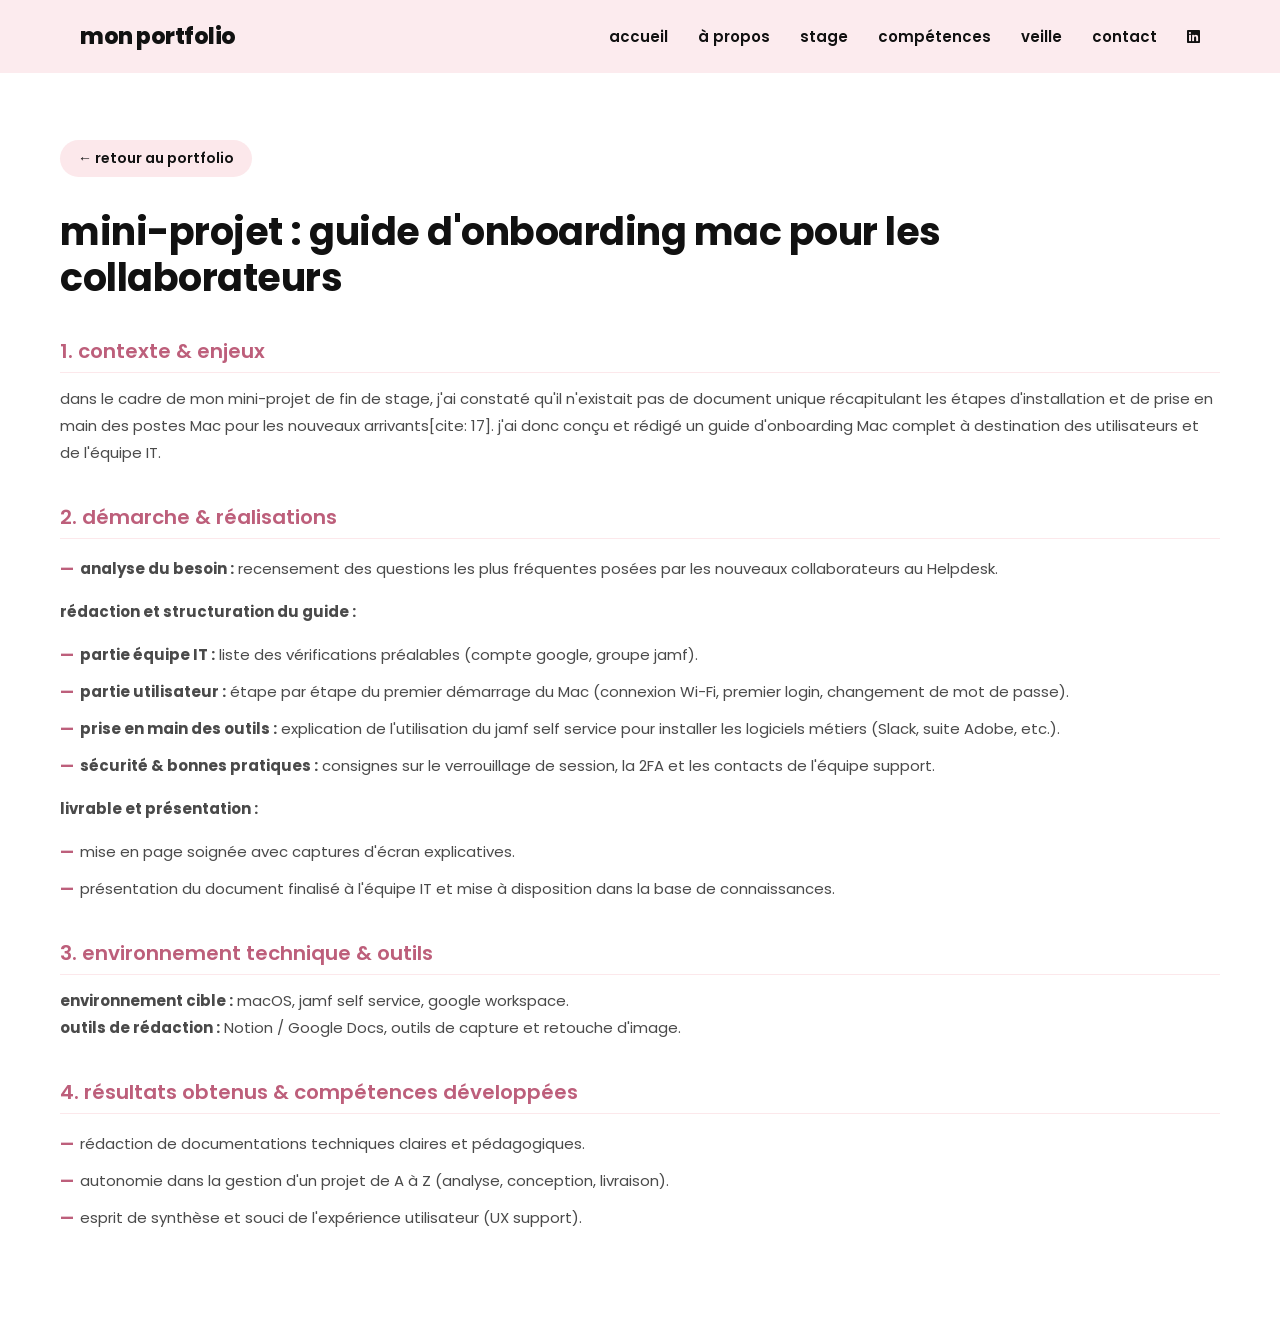
<file: projets/projet-details4.html>
<!DOCTYPE html>
<html lang="fr">
<head>
  <meta charset="UTF-8">
  <meta name="viewport" content="width=device-width, initial-scale=1.0">
  <title>détails du projet — mini-projet : guide d'onboarding mac</title>
  <link rel="stylesheet" href="../style3.1.css">
  <link rel="stylesheet" href="https://cdnjs.cloudflare.com/ajax/libs/font-awesome/6.5.1/css/all.min.css">
  <link rel="preconnect" href="https://fonts.googleapis.com">
  <link rel="preconnect" href="https://fonts.gstatic.com" crossorigin>
  <link href="https://fonts.googleapis.com/css2?family=Cormorant+Garamond:ital,wght@1,400;1,600&family=Poppins:ital,wght@0,300;0,400;0,500;0,600;0,700;1,300&display=swap" rel="stylesheet">
</head>
<body>
  <!-- HEADER FIXE -->
  <header>
    <a href="../home-3.html#info" class="logo">mon portfolio</a>
    <nav>
      <ul class="nav-links" id="nav-links">
        <li><a href="../index.html#info">accueil</a></li>
        <li><a href="../index.html#about">à propos</a></li>
        <li><a href="../index.html#projets">stage</a></li>
        <li><a href="../index.html#e5">compétences</a></li>
        <li><a href="../index.html#veille">veille</a></li>
        <li><a href="../index.html#contact">contact</a></li>
        <li><a href="https://linkedin.com" target="_blank" aria-label="LinkedIn"><i class="fab fa-linkedin"></i></a></li>
      </ul>
    </nav>
  </header>

  <!-- CONTENU PROJET DETAILLE -->
  <main class="section project-detail-page">
    <div class="container">
      <a href="../index.html#projets" class="btn-back-portfolio">&larr; retour au portfolio</a>

      <h1>mini-projet : guide d'onboarding mac pour les collaborateurs</h1>

      <h2>1. contexte & enjeux</h2>
      <p>
        dans le cadre de mon mini-projet de fin de stage, j'ai constaté qu'il n'existait pas de document unique récapitulant les étapes d'installation et de prise en main des postes Mac pour les nouveaux arrivants[cite: 17]. j'ai donc conçu et rédigé un guide d'onboarding Mac complet à destination des utilisateurs et de l'équipe IT.
      </p>

      <h2>2. démarche & réalisations</h2>
      <ul>
        <li><strong>analyse du besoin :</strong> recensement des questions les plus fréquentes posées par les nouveaux collaborateurs au Helpdesk.</li>
      </ul>

      <p>
        <strong>rédaction et structuration du guide :</strong>
      </p>
      <ul>
        <li><strong>partie équipe IT :</strong> liste des vérifications préalables (compte google, groupe jamf).</li>
        <li><strong>partie utilisateur :</strong> étape par étape du premier démarrage du Mac (connexion Wi-Fi, premier login, changement de mot de passe).</li>
        <li><strong>prise en main des outils :</strong> explication de l'utilisation du jamf self service pour installer les logiciels métiers (Slack, suite Adobe, etc.).</li>
        <li><strong>sécurité & bonnes pratiques :</strong> consignes sur le verrouillage de session, la 2FA et les contacts de l'équipe support.</li>
      </ul>

      <p>
        <strong>livrable et présentation :</strong>
      </p>
      <ul>
        <li>mise en page soignée avec captures d'écran explicatives.</li>
        <li>présentation du document finalisé à l'équipe IT et mise à disposition dans la base de connaissances.</li>
      </ul>

      <h2>3. environnement technique & outils</h2>
      <p>
        <strong>environnement cible :</strong> macOS, jamf self service, google workspace.<br>
        <strong>outils de rédaction :</strong> Notion / Google Docs, outils de capture et retouche d'image.
      </p>

      <h2>4. résultats obtenus & compétences développées</h2>
      <ul>
        <li>rédaction de documentations techniques claires et pédagogiques.</li>
        <li>autonomie dans la gestion d'un projet de A à Z (analyse, conception, livraison).</li>
        <li>esprit de synthèse et souci de l'expérience utilisateur (UX support).</li>
      </ul>
    </div>
  </main>
</body>
</html>
</file>
<file: style3.1.css>
/* --- RESET DE BASE & CURSEUR PERSONNALISÉ --- */
* {
  margin: 0;
  padding: 0;
  box-sizing: border-box;
}

html {
  scroll-behavior: smooth;
}

body {
  font-family: 'Poppins', sans-serif;
  color: #111111;
  background-color: #ffffff;
  /* Curseur personnalisé (remplace l'URL par le chemin de ton icône PNG 32x32) */
  cursor: url('images/custom-cursor.png'), auto;
}

a, button, summary {
  cursor: url('images/custom-cursor-hover.png'), pointer;
}

/* Force les titres en minuscules selon ta DA */
h1, h2, h3, h4, .section-title, .hero-title, .logo, .nav-links a {
  text-transform: none;
}

/* Accentuation éditoriale (Cursive / Serif) */
.italic-accent {
  font-family: 'Cormorant Garamond', serif;
  font-style: italic;
  font-weight: 400;
}

/* --- NAVBAR --- */
header {
  width: 100%;
  position: fixed;
  top: 0;
  left: 0;
  padding: 20px 80px;
  display: flex;
  justify-content: space-between;
  align-items: center;
  backdrop-filter: blur(10px);
  background: rgba(252, 232, 235, 0.85);
  z-index: 999;
}

header .logo {
  color: #111111;
  font-size: 22px;
  font-weight: 800;
  text-decoration: none;
  letter-spacing: -0.5px;
}

header nav ul {
  list-style: none;
  display: flex;
  gap: 30px;
  align-items: center;
}

header nav ul li a {
  text-decoration: none;
  color: #111111;
  font-weight: 600;
  font-size: 15px;
  transition: opacity 0.2s;
}

header nav ul li a:hover {
  opacity: 0.6;
}

/* --- STRUCTURE CONTENEUR ET SECTIONS --- */
.container {
  max-width: 1200px;
  width: 100%;
  margin: 0 auto;
  padding: 0 20px;
}

.section {
  padding: 100px 20px;
}

/* --- SECTION HERO (PLEIN ÉCRAN ET DOSSIER PARFAITEMENT CENTRÉ) --- */
.hero {
  background-color: #fce8eb;
  min-height: 100vh;
  display: flex;
  flex-direction: column;
  align-items: center;
  justify-content: center;
  padding-top: 80px;
  padding-bottom: 40px;
}

.hero-container {
  display: flex;
  flex-direction: column;
  align-items: center;
  justify-content: center;
  text-align: center;
  width: 100%;
}

.hero-title {
  font-size: 64px;
  font-family: 'Poppins', sans-serif;
  font-weight: 500;
  color: #111111;
  margin-bottom: 24px;
}

.hero-image-wrapper {
  max-width: 380px; /* Taille optimale du dossier centré */
  width: 100%;
  display: flex;
  justify-content: center;
}

.hero-folder-img {
  width: 100%;
  height: auto;
  object-fit: contain;
  display: block;
  margin: 0 auto;
}

/* --- SECTION ABOUT ME (LAYOUT 2 COLONNES : IMAGE À GAUCHE, TEXTE À DROITE) --- */
.hero-about {
  background-color: #fce8eb;
  padding: 80px 20px;
}

.about-layout {
  display: flex;
  align-items: center;
  justify-content: center;
  gap: 50px;
}

.about-image-side {
  flex: 0 0 280px; /* Taille réduite pour ne pas écraser le texte */
}

.about-badge-img {
  width: 100%;
  max-width: 280px;
  height: auto;
  display: block;
}

.about-text-side {
  flex: 1;
}

.section-title {
  font-size: 36px;
  margin-bottom: 24px;
}

.about-content p {
  font-size: 16px;
  line-height: 1.8;
  color: #4a4a4a;
  margin-bottom: 16px;
}

/* --- SECTION PROJETS (BLANC) --- */
.projects {
  background-color: #ffffff;
}

.projects-grid {
  display: grid;
  grid-template-columns: repeat(2, 1fr);
  gap: 30px;
  margin-top: 40px;
}

.project-card-link {
  text-decoration: none;
  color: inherit;
  display: block;
}

.project-card {
  background: #f9f9f9;
  border-radius: 16px;
  overflow: hidden;
  border: 1px solid #eee;
  transition: transform 0.3s ease, box-shadow 0.3s ease;
  height: 100%;
}

.project-card:hover {
  transform: translateY(-6px);
  box-shadow: 0 12px 24px rgba(0,0,0,0.08);
}

.project-card img {
  width: 100%;
  height: 220px;
  object-fit: cover;
}

.card-info {
  padding: 24px;
}

.card-info h3 {
  font-size: 18px;
  margin-bottom: 8px;
}

.card-meta {
  font-size: 13px;
  color: #bd5f7b;
  font-weight: 600;
  margin-bottom: 12px;
}

.card-desc {
  font-size: 14px;
  color: #666;
  line-height: 1.5;
  margin-bottom: 8px;
}

/* --- SECTION COMPÉTENCES (NOIR AVEC TAGS) --- */
.bts-sio {
  background-color: #0d0d0d;
  color: #ffffff;
}

.dark-title {
  color: #ffffff;
}

.section-subtitle {
  color: #a0a0a0;
  margin-bottom: 40px;
}

.bloc-wrapper {
  margin-bottom: 40px;
}

.bloc-heading {
  font-size: 18px;
  color: #f7d6e0;
  margin-bottom: 15px;
}

.accordion-container {
  width: 100%;
  border-top: 1px solid rgba(255, 255, 255, 0.2);
}

.accordion-item {
  border-bottom: 1px solid rgba(255, 255, 255, 0.2);
}

.accordion-item summary {
  padding: 20px 0;
  font-size: 17px;
  font-weight: 500;
  color: #ffffff;
  cursor: pointer;
  list-style: none;
  display: flex;
  justify-content: space-between;
  align-items: center;
}

.accordion-item summary::-webkit-details-marker {
  display: none;
}

.accordion-item summary .icon {
  font-size: 22px;
  transition: transform 0.3s ease;
}

.accordion-item[open] summary .icon {
  transform: rotate(45deg);
}

.accordion-content {
  padding-bottom: 20px;
  color: #cccccc;
  font-size: 14px;
  line-height: 1.7;
}

/* Badges / Tags d'outils */
.skill-tags {
  display: flex;
  gap: 10px;
  flex-wrap: wrap;
  margin-top: 12px;
}

.skill-tags .tag {
  background: rgba(247, 214, 224, 0.15);
  color: #f7d6e0;
  padding: 4px 12px;
  border-radius: 20px;
  font-size: 12px;
  border: 1px solid rgba(247, 214, 224, 0.3);
}

/* --- SECTION VEILLE (LAYOUT 2 COLONNES : TEXTE À GAUCHE, IMAGE À DROITE) --- */
.veille-section {
  background-color: #fcfcfc;
  padding: 80px 20px;
}

.veille-layout {
  display: flex;
  align-items: center;
  justify-content: center;
  gap: 50px;
}

.veille-text-side {
  flex: 1;
}

.veille-badge {
  font-size: 12px;
  font-weight: 700;
  letter-spacing: 2px;
  color: #bd5f7b;
}

.veille-main-title {
  font-size: 52px;
  line-height: 1.1;
  margin: 10px 0 24px 0;
}

.veille-intro {
  font-size: 16px;
  color: #444;
  margin-bottom: 24px;
}

.veille-list {
  list-style: none;
  margin-bottom: 30px;
}

.veille-list li {
  font-size: 15px;
  color: #555;
  margin-bottom: 12px;
  padding-left: 18px;
  position: relative;
}

.veille-list li::before {
  content: "—";
  position: absolute;
  left: 0;
  color: #bd5f7b;
}

.veille-tools-box {
  background: #fce8eb;
  padding: 16px 20px;
  border-radius: 12px;
  font-size: 14px;
  color: #333;
}

.veille-graphic-side {
  flex: 0 0 320px; /* Taille contenue pour l'image de veille */
}

.veille-fiches-img {
  width: 100%;
  max-width: 320px;
  height: auto;
  display: block;
}

/* --- FOOTER --- */
.site-footer {
  background-color: #111111;
  color: #ffffff;
  padding: 60px 20px 20px 20px;
}

.footer-container {
  max-width: 1200px;
  margin: 0 auto;
  display: grid;
  grid-template-columns: 2fr 1fr 1fr;
  gap: 40px;
}

.footer-brand h3 {
  font-size: 24px;
  margin-bottom: 10px;
}

.footer-brand h3 span {
  color: #f7d6e0;
}

.footer-brand p {
  color: #aaaaaa;
  font-size: 14px;
}

.social-links {
  margin-top: 15px;
  display: flex;
  gap: 12px;
}

.social-links a {
  color: #fff;
  background: #222;
  padding: 10px 14px;
  border-radius: 8px;
  transition: background 0.3s;
}

.social-links a:hover {
  background: #bd5f7b;
}

.footer-nav h4, .footer-contact h4 {
  color: #f7d6e0;
  font-size: 16px;
  margin-bottom: 15px;
}

.footer-nav ul {
  list-style: none;
}

.footer-nav ul li {
  margin-bottom: 8px;
}

.footer-nav ul li a {
  color: #aaaaaa;
  text-decoration: none;
  font-size: 14px;
}

.footer-nav ul li a:hover {
  color: #ffffff;
}

.footer-contact p {
  color: #aaaaaa;
  font-size: 14px;
  margin-bottom: 8px;
}

.footer-bottom {
  max-width: 1200px;
  margin: 40px auto 0 auto;
  padding-top: 20px;
  border-top: 1px solid #222;
  display: flex;
  justify-content: space-between;
  font-size: 13px;
  color: #777;
}

.legal-link {
  color: #777;
  text-decoration: none;
}

.legal-link:hover {
  color: #f7d6e0;
}

/* RESPONSIVE MOBILE */
@media (max-width: 768px) {
  .projects-grid, .footer-container {
    grid-template-columns: 1fr;
  }
  .about-layout, .veille-layout {
    flex-direction: column;
    text-align: center;
  }
  .about-image-side, .veille-graphic-side {
    flex: none;
  }
  .hero-title {
    font-size: 42px;
  }
  header {
    padding: 20px;
  }
}

/* --- COMPLÉMENT POUR FICHES DÉTAILLÉES DANS L'ACCORDÉON --- */
.detail-card {
  background: rgba(255, 255, 255, 0.04);
  border: 1px solid rgba(255, 255, 255, 0.1);
  border-radius: 12px;
  padding: 24px;
  margin-top: 15px;
}

.detail-card h4 {
  color: #f7d6e0;
  font-size: 15px;
  margin: 16px 0 8px 0;
  text-transform: uppercase;
  letter-spacing: 0.5px;
}

.detail-card h4:first-child {
  margin-top: 0;
}

.detail-card ul {
  padding-left: 20px;
  margin-bottom: 12px;
}

.detail-card li {
  margin-bottom: 6px;
}

.detail-card p {
  margin-bottom: 12px;
}

/* Déclaration sécurisée de la police DaFont */
@font-face {
  font-family: 'BillaMount-Regular';
  src: url('font/BillaMount-Regular\ Script.ttf') format('truetype'),
       url('font/BillaMount-Regular\ Script.ttf') format('opentype');
  font-weight: normal;
  font-style: normal;
  font-display: swap;
}

/* Application prioritaire sur l'accentuation */
.italic-accent {
  font-family: 'BillaMount-Regular', 'Cormorant Garamond', cursive, serif !important;
  font-style: normal;
  font-size: 1.1em; /* Ajuste légèrement la taille si la police est petite */
}

/* Conteneur d'image avec masque rose au survol */
.project-card {
  position: relative;
}

.project-card-image-wrapper {
  position: relative;
  overflow: hidden;
}

/* Couche de transparence rose masquée par défaut */
.project-card-image-wrapper::after {
  content: '';
  position: absolute;
  top: 0;
  left: 0;
  width: 100%;
  height: 100%;
  background-color: rgba(252, 232, 235, 0.45); /* Mème rose #fce8eb avec opacité */
  opacity: 0;
  transition: opacity 0.3s ease;
  pointer-events: none;
}

/* Activation au survol de la carte */
.project-card:hover .project-card-image-wrapper::after {
  opacity: 1;
}

/* ==========================================================================
   STYLES SPÉCIFIQUES AUX PAGES PROJETS (SANS CONFLIT)
   ========================================================================== */

/* Conteneur principal de la page projet */
.project-detail-page {
  padding-top: 140px;
  padding-bottom: 80px;
  background-color: #ffffff;
}

/* Bouton de retour au menu propre et épuré */
.btn-back-portfolio {
  display: inline-flex;
  align-items: center;
  gap: 8px;
  text-decoration: none !important;
  color: #111111 !important;
  font-size: 14px;
  font-weight: 600;
  text-transform: lowercase;
  padding: 8px 18px;
  background-color: #fce8eb;
  border-radius: 20px;
  transition: all 0.25s ease;
  margin-bottom: 32px;
}

.btn-back-portfolio:hover {
  background-color: #bd5f7b;
  color: #ffffff !important;
  transform: translateX(-4px);
}

/* Titre principal du projet */
.project-detail-page h1 {
  font-size: 38px;
  font-weight: 700;
  color: #111111;
  line-height: 1.2;
  margin-bottom: 30px;
  letter-spacing: -0.5px;
}

/* Numérotation des sections (1. contexte & enjeux, etc.) */
.project-detail-page h2 {
  font-size: 20px;
  font-weight: 600;
  color: #bd5f7b;
  margin-top: 36px;
  margin-bottom: 12px;
  border-bottom: 1px solid #fce8eb;
  padding-bottom: 6px;
}

/* Paragraphes et listes de contenu */
.project-detail-page p, 
.project-detail-page li {
  font-size: 15px;
  line-height: 1.8;
  color: #4a4a4a;
}

.project-detail-page ul {
  list-style: none;
  margin: 16px 0;
  padding-left: 0;
}

.project-detail-page ul li {
  position: relative;
  padding-left: 20px;
  margin-bottom: 10px;
}

.project-detail-page ul li::before {
  content: "—";
  position: absolute;
  left: 0;
  color: #bd5f7b;
  font-weight: bold;
}

/* Curseur par défaut */
body {
  cursor: url('images/mon-curseur.png'), auto;
}

/* Curseur au survol des liens et boutons */
a, button, summary {
  cursor: url('images/mon-curseur-hover.png'), pointer;
}

/* Finger Point Sprout - https://www.cursors-4u.com/cursor/tcw-cursor */
* {
  cursor: url('https://cdn.cursors-4u.net/previews/tcw-cursor-13c85997-preview-32.webp') 0 0, auto !important;
}
/* End www.Cursors-4U.com Code */

.timeline-horizontal {
  display: flex;
  justify-content: space-between;
  align-items: flex-start;
  position: relative;
  margin: 40px 0;
  padding: 20px 0;
}

.timeline-line {
  position: absolute;
  top: 35px;
  left: 10%;
  width: 80%;
  height: 2px;
  background-color: #f7d6e0;
  z-index: 1;
}

.timeline-item {
  position: relative;
  z-index: 2;
  flex: 1;
  text-align: center;
  padding: 0 10px;
}

.timeline-star {
  font-size: 32px;
  color: #fce8eb;
  text-shadow: -1px -1px 0 #bd5f7b, 1px -1px 0 #bd5f7b, -1px 1px 0 #bd5f7b, 1px 1px 0 #bd5f7b;
  margin-bottom: 15px;
  background: #fce8eb;
  display: inline-block;
  padding: 0 10px;
}

.timeline-text .year {
  font-size: 13px;
  font-weight: 700;
  color: #bd5f7b;
  display: block;
}

.timeline-text h4 {
  font-size: 15px;
  font-weight: 600;
  color: #111;
  margin: 4px 0;
}

.timeline-text p {
  font-size: 12px;
  color: #666;
  line-height: 1.4;
}

/* --- GRILLE C1 A C6 --- */
.skills-cards-grid {
  display: grid;
  grid-template-columns: repeat(3, 1fr);
  gap: 20px;
  margin-top: 30px;
  margin-bottom: 50px;
}

.skill-mini-card {
  background: #181818;
  border: 1px solid #2a2a2a;
  border-radius: 12px;
  padding: 20px;
  transition: border-color 0.3s ease;
}

.skill-mini-card:hover {
  border-color: #bd5f7b;
}

.skill-code {
  font-size: 14px;
  font-weight: 800;
  color: #f7d6e0;
  background: rgba(247, 214, 224, 0.1);
  padding: 4px 10px;
  border-radius: 6px;
  display: inline-block;
  margin-bottom: 12px;
}

.skill-mini-card h3 {
  font-size: 16px;
  color: #ffffff;
  margin-bottom: 8px;
}

.skill-mini-card p {
  font-size: 13px;
  color: #aaaaaa;
  line-height: 1.5;
}

/* --- TABLEAU MATRICE C1-C6 --- */
.matrix-wrapper {
  background: #181818;
  border-radius: 12px;
  padding: 24px;
  border: 1px solid #2a2a2a;
  margin-bottom: 30px;
}

.matrix-title {
  color: #f7d6e0;
  font-size: 18px;
  margin-bottom: 20px;
}

.skills-matrix {
  width: 100%;
  border-collapse: collapse;
  text-align: center;
}

.skills-matrix th, .skills-matrix td {
  padding: 14px 10px;
  border-bottom: 1px solid #2a2a2a;
}

.skills-matrix th {
  color: #f7d6e0;
  font-size: 14px;
}

.skills-matrix td:first-child {
  text-align: left;
  color: #ffffff;
}

.skills-matrix td strong {
  display: block;
  font-size: 14px;
}

.skills-matrix td small {
  color: #888888;
  font-size: 12px;
}

/* BOUTON SYNTHESE */
.synthese-download-box {
  text-align: center;
  margin-top: 30px;
}

.btn-synthese-dl {
  display: inline-block;
  background: #f7d6e0;
  color: #111111;
  padding: 14px 28px;
  border-radius: 30px;
  font-weight: 700;
  text-decoration: none;
  transition: transform 0.2s;
}

.btn-synthese-dl:hover {
  transform: translateY(-3px);
}

@media (max-width: 768px) {
  .skills-cards-grid {
    grid-template-columns: 1fr;
  }
}

.brut-presentation-card {
  background-color: #ffffff;
  border-radius: 12px;
  padding: 24px 28px;
  margin-top: 20px;
  margin-bottom: 40px;
  display: flex;
  gap: 20px;
  align-items: stretch;
  box-shadow: 0 4px 20px rgba(0,0,0,0.04);
  border: 1px solid #f2f2f2;
}

.brut-accent-line {
  width: 4px;
  background-color: #111111; /* Barre verticale noire épure */
  border-radius: 2px;
  flex-shrink: 0;
}

.brut-card-body h3 {
  font-size: 22px;
  font-weight: 700;
  color: #111111;
  margin-bottom: 4px;
}

.brut-card-body h4 {
  font-size: 14px;
  font-weight: 600;
  color: #bd5f7b;
  margin-bottom: 10px;
}

.brut-card-body p {
  font-size: 14px;
  line-height: 1.6;
  color: #555555;
  margin: 0;
}

/* Agrandissement de l'image du dossier Hero */
.hero-image-wrapper {
  max-width: 520px !important; /* Auparavant 380px -> Plus grand et imposant */
  width: 100%;
  display: flex;
  justify-content: center;
}

.hero-folder-img {
  width: 100%;
  height: auto;
  object-fit: contain;
  transition: transform 0.3s ease;
}

.hero-folder-img:hover {
  transform: scale(1.03); /* Petit effet de survol sympa */
}

/* Harmonisation des grands titres (Lisa Beggaz, stage., etc.) */
.about-text-side h2,
.section-title {
  font-size: 42px !important;
  font-weight: 700 !important;
  color: #111111 !important;
  letter-spacing: -1px !important;
  margin-bottom: 20px !important;
}

/* --- CORRECTION SECTION HERO (Agrandir la phrase + Rapprocher l'image) --- */
.hero-title {
  font-size: 78px !important; /* Phrase encore plus grande (auparavant 64px) */
  margin-bottom: 10px !important; /* Espace réduit au minimum sous le titre */
  line-height: 1.1 !important;
}

.hero-image-wrapper {
  max-width: 580px !important; /* Image du dossier bien imposante */
  margin-top: -10px !important; /* Rapproche l'image de la phrase */
}

/* --- CORRECTION TITRE COMPÉTENCES (Faire réapparaître en blanc) --- */
.bts-sio .dark-title,
#e5 h2.section-title {
  color: #ffffff !important; /* Blanc pur bien visible sur le fond noir/prune */
  font-size: 42px !important;
  font-weight: 700 !important;
  opacity: 1 !important;
  visibility: visible !important;
  display: block !important;
}



/* --- SECTION HERO (Titre recentré + police Pixelify Sans) --- */
.hero {
  background-color: #fce8eb;
  min-height: 100vh;
  display: flex;
  flex-direction: column;
  align-items: center;
  justify-content: center;
  padding-top: 130px !important; /* Compense la hauteur du header fixe */
  padding-bottom: 40px;
}

.hero-container {
  display: flex;
  flex-direction: column;
  align-items: center;
  justify-content: center;
  text-align: center;
  width: 100%;
}

.hero-title {
  font-size: 68px !important;
  font-family: 'Poppins', sans-serif;
  font-weight: 500;
  color: #111111;
  margin-top: 20px !important;    /* Descend le titre pour ne pas coller au header */
  margin-bottom: 5px !important;   /* Espace réduit pour rapprocher le dossier */
  line-height: 1.1;
}

/* Police pixelisée pour le mot "Portfolio" */
.italic-accent {
  font-family: 'Pixelify Sans', sans-serif !important;
  font-weight: 600;
  font-style: normal !important;
  color: #bd5f7b; /* Rose soutenu pour faire ressortir l'effet pixel */
}

/* Image du dossier agrandie et rapprochée */
.hero-image-wrapper {
  max-width: 520px !important;
  width: 100%;
  display: flex;
  justify-content: center;
  margin-top: 0px !important;      /* Colle immédiatement sous la phrase */
}

.hero-folder-img {
  width: 100%;
  height: auto;
  object-fit: contain;
  transition: transform 0.3s ease;
}

.hero-folder-img:hover {
  transform: scale(1.02);
}
</file>
